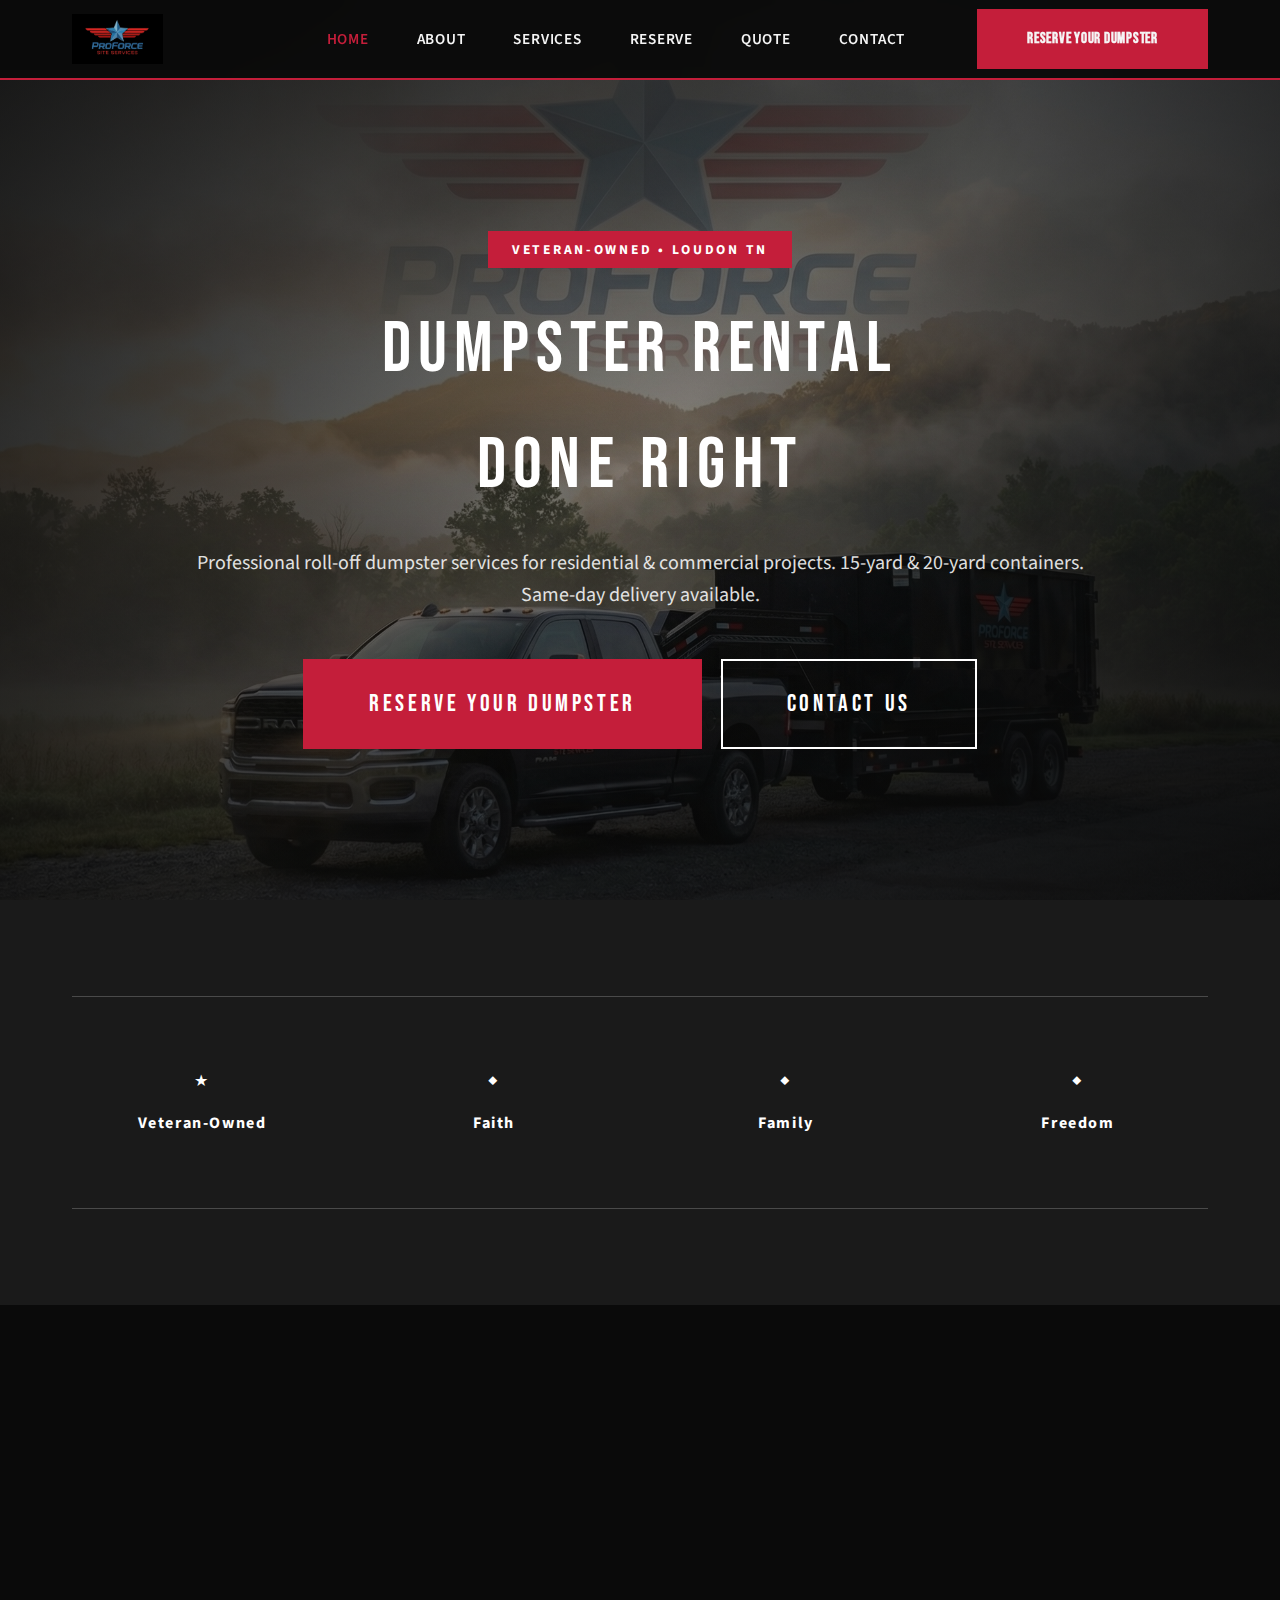
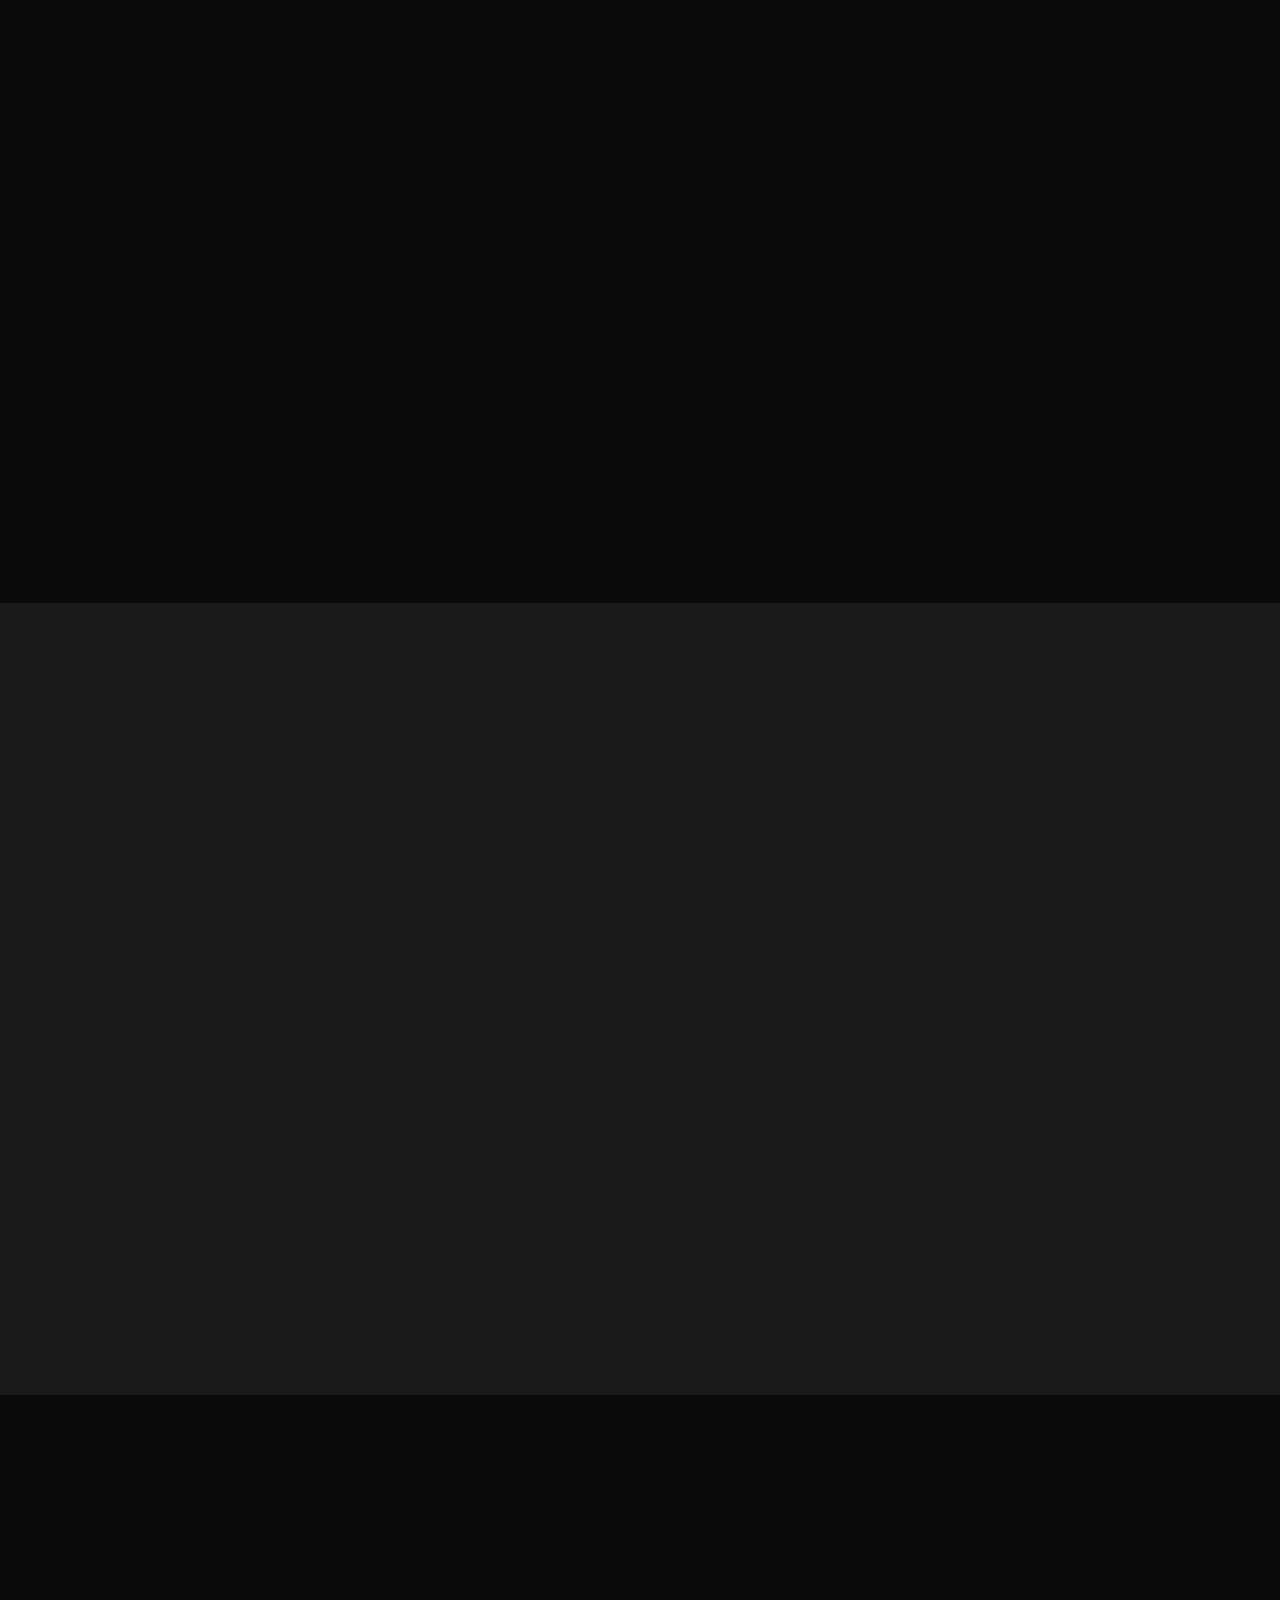
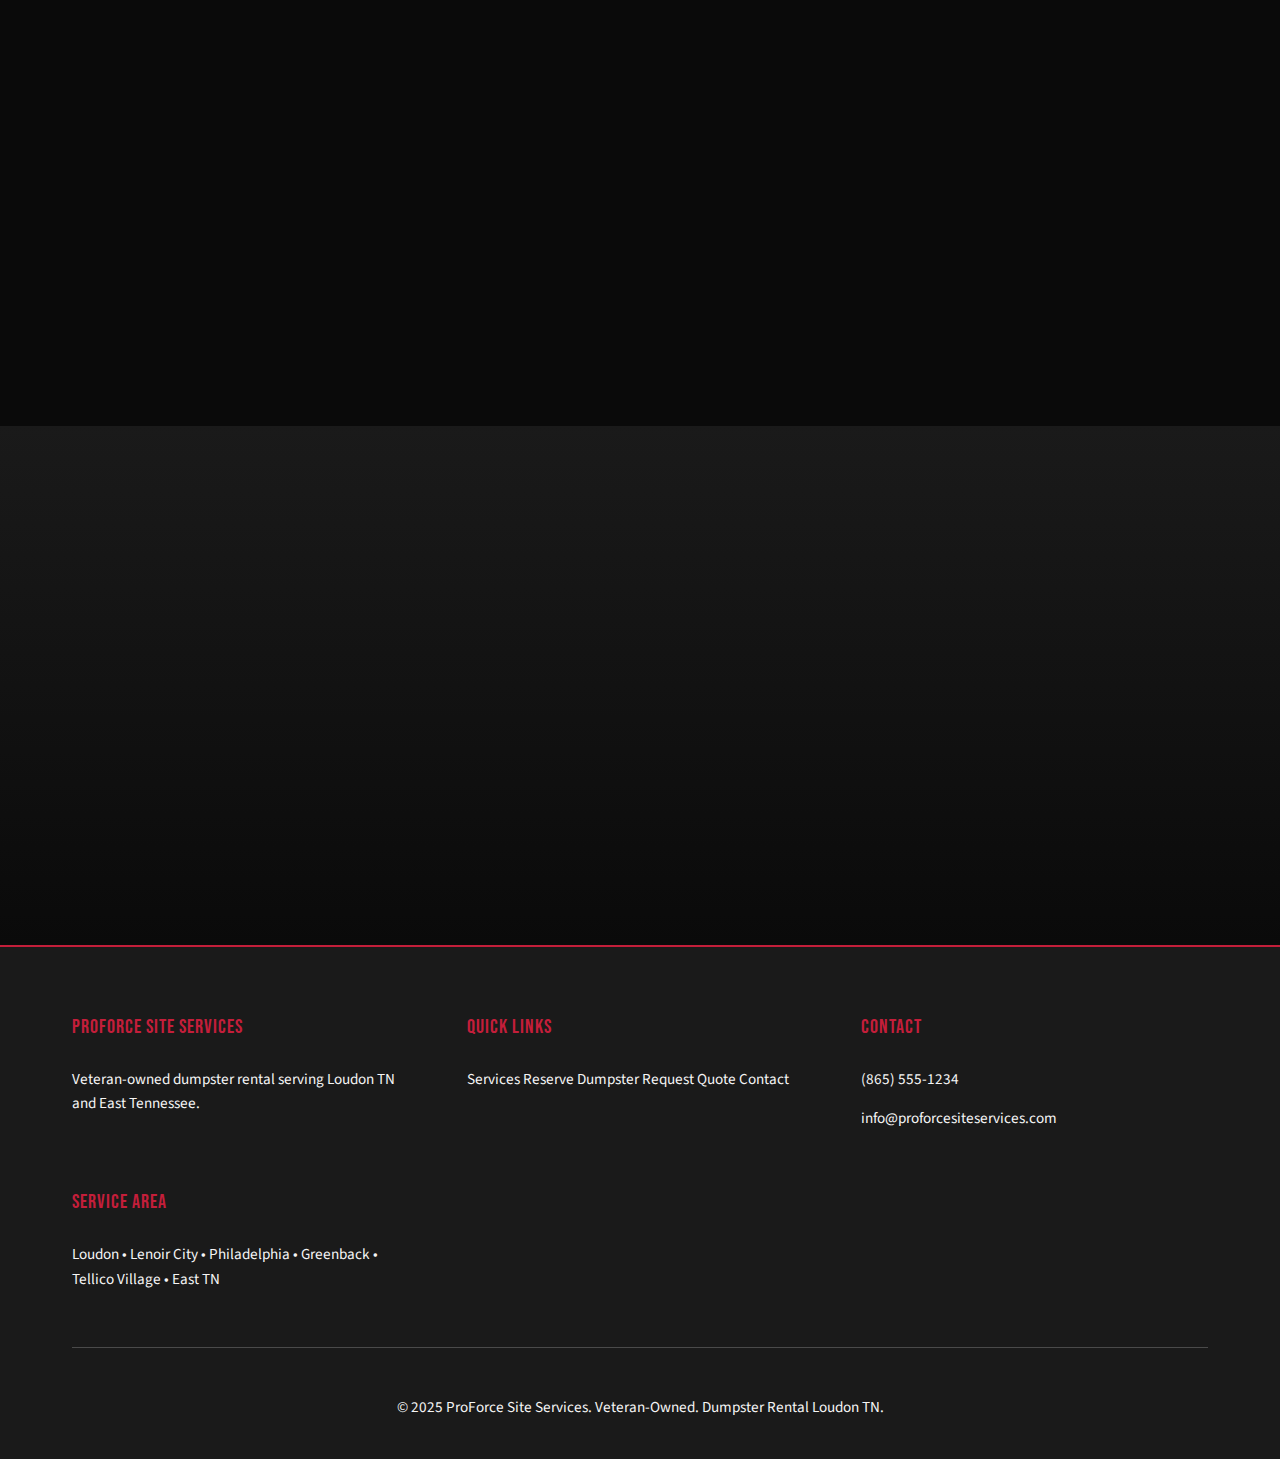
<file: index.html>
<!DOCTYPE html>
<html lang="en">
<head>
  <meta charset="UTF-8">
  <meta name="viewport" content="width=device-width, initial-scale=1.0">
  <meta name="description" content="ProForce Site Services - Veteran-owned dumpster rental in Loudon TN. 15 & 20-yard dumpsters. Residential & commercial. Reserve your dumpster today.">
  <meta name="keywords" content="Dumpster Rental Loudon TN, roll off dumpster Loudon, dumpster rental near me, veteran owned dumpster rental">
  <title>ProForce Site Services | Dumpster Rental Loudon TN | Veteran-Owned</title>
  <link rel="stylesheet" href="css/main.css">
</head>
<body>
  <!-- Sticky Header -->
  <header class="header">
    <div class="header-inner">
      <a href="index.html" class="logo"><img src="image/IMG_4617.jpeg" alt="ProForce Site Services"></a>
      <nav class="nav-desktop">
        <a href="index.html" class="active">Home</a>
        <a href="about.html">About</a>
        <a href="services.html">Services</a>
        <a href="booking.html">Reserve</a>
        <a href="quote.html">Quote</a>
        <a href="contact.html">Contact</a>
        <a href="booking.html" class="btn btn-primary nav-cta">Reserve Your Dumpster</a>
      </nav>
    </div>
  </header>

  <!-- Hero - Parallax -->
  <section class="hero">
    <div class="hero-bg"></div>
    <div class="hero-overlay"></div>
    <div class="hero-content">
      <span class="hero-badge">VETERAN-OWNED • LOUDON TN</span>
      <h1>Dumpster Rental<br>Done Right</h1>
      <p class="hero-subtitle">Professional roll-off dumpster services for residential & commercial projects. 15-yard & 20-yard containers. Same-day delivery available.</p>
      <div class="hero-cta">
        <a href="booking.html" class="btn btn-primary btn-large">Reserve Your Dumpster</a>
        <a href="contact.html" class="btn btn-secondary btn-large">Contact Us</a>
      </div>
    </div>
  </section>

  <!-- Trust Badges -->
  <section class="section section-dark">
    <div class="container">
      <div class="trust-badges">
        <div class="trust-badge">
          <span class="trust-badge-icon">★</span>
          <span>Veteran-Owned</span>
        </div>
        <div class="trust-badge">
          <span class="trust-badge-icon">◆</span>
          <span>Faith</span>
        </div>
        <div class="trust-badge">
          <span class="trust-badge-icon">◆</span>
          <span>Family</span>
        </div>
        <div class="trust-badge">
          <span class="trust-badge-icon">◆</span>
          <span>Freedom</span>
        </div>
      </div>
    </div>
  </section>

  <!-- Dumpster Sizes -->
  <section class="section section-black">
    <div class="container">
      <h2 class="text-center animate-on-scroll">Choose Your Dumpster Size</h2>
      <p class="text-center mb-0 animate-on-scroll" style="max-width: 600px; margin: 0 auto var(--space-2xl); color: var(--color-gray);">Our most popular sizes for construction debris, cleanouts, and remodeling projects in Loudon and surrounding areas.</p>
      <div class="dumpster-grid">
        <div class="dumpster-card animate-on-scroll">
          <div class="dumpster-size">15-YARD</div>
          <div class="dumpster-dims">16' L × 8' W × 4' H</div>
          <p>Ideal for small to medium projects: bathroom remodels, garage cleanouts, landscaping debris.</p>
          <div class="dumpster-price">From $349 <span>/ rental</span></div>
          <a href="services.html#15-yard" class="btn btn-primary">View Details</a>
        </div>
        <div class="dumpster-card animate-on-scroll">
          <div class="dumpster-size">20-YARD</div>
          <div class="dumpster-dims">14' L × 8' W × 6' H</div>
          <p>Best for larger projects: whole-house cleanouts, major renovations, commercial jobs.</p>
          <div class="dumpster-price">From $449 <span>/ rental</span></div>
          <a href="services.html#20-yard" class="btn btn-primary">View Details</a>
        </div>
      </div>
    </div>
  </section>

  <!-- Service Area Map -->
  <section class="section section-dark">
    <div class="container">
      <h2 class="text-center animate-on-scroll">Serving Loudon TN & Surrounding Areas</h2>
      <p class="text-center animate-on-scroll" style="margin-bottom: var(--space-xl); color: var(--color-gray);">Proudly serving East Tennessee with reliable dumpster rental and material delivery.</p>
      <div class="map-container animate-on-scroll">
        <iframe src="https://www.google.com/maps/embed?pb=!1m18!1m12!1m3!1d206721.5!2d-84.4!3d35.73!2m3!1f0!2f0!3f0!3m2!1i1024!2i768!4f13.1!3m3!1m2!1s0x885c2b5e39b4683b%3A0xb0a1f8e8f8e8f8e8!2sLoudon%2C%20TN%2C%20USA!5e0!3m2!1sen!2sus!4v1706000000000!5m2!1sen!2sus" width="100%" height="400" style="border:0; min-height: 400px;" allowfullscreen="" loading="lazy" referrerpolicy="no-referrer-when-downgrade" title="ProForce Site Services - Loudon TN"></iframe>
      </div>
    </div>
  </section>

  <!-- Testimonials -->
  <section class="section section-black">
    <div class="container">
      <h2 class="text-center animate-on-scroll">What Our Customers Say</h2>
      <div class="testimonials-grid">
        <div class="testimonial-card animate-on-scroll">
          <p class="testimonial-quote">"ProForce delivered our 20-yard dumpster on time and picked it up when we were done. Professional, courteous, and fair pricing. Highly recommend for anyone in Loudon."</p>
          <span class="testimonial-author">— Mike T., Lenoir City</span>
        </div>
        <div class="testimonial-card animate-on-scroll">
          <p class="testimonial-quote">"As a contractor, I need reliable dumpster rental. ProForce never disappoints. Veteran-owned and you can tell—they run a tight operation."</p>
          <span class="testimonial-author">— James R., Philadelphia TN</span>
        </div>
        <div class="testimonial-card animate-on-scroll">
          <p class="testimonial-quote">"Did a full house cleanout. The 20-yard was perfect. Easy to book, clear communication, and the team was respectful of our property. Will use again."</p>
          <span class="testimonial-author">— Sarah L., Tellico Village</span>
        </div>
      </div>
    </div>
  </section>

  <!-- CTA Section -->
  <section class="section section-alt">
    <div class="container text-center">
      <h2 class="animate-on-scroll">Ready to Get Started?</h2>
      <p class="animate-on-scroll" style="font-size: 1.2rem; margin-bottom: var(--space-xl); max-width: 600px; margin-left: auto; margin-right: auto;">Reserve your dumpster today. Same-day delivery available for Loudon TN and surrounding areas.</p>
      <div class="animate-on-scroll">
        <a href="booking.html" class="btn btn-primary btn-large">Reserve Your Dumpster</a>
        <a href="tel:8655551234" class="btn btn-secondary btn-large">Call (865) 555-1234</a>
      </div>
    </div>
  </section>

  <!-- Footer -->
  <footer class="footer">
    <div class="container">
      <div class="footer-grid">
        <div>
          <h4>ProForce Site Services</h4>
          <p>Veteran-owned dumpster rental serving Loudon TN and East Tennessee.</p>
        </div>
        <div>
          <h4>Quick Links</h4>
          <a href="services.html">Services</a>
          <a href="booking.html">Reserve Dumpster</a>
          <a href="quote.html">Request Quote</a>
          <a href="contact.html">Contact</a>
        </div>
        <div>
          <h4>Contact</h4>
          <p><a href="tel:8655551234">(865) 555-1234</a></p>
          <p><a href="mailto:info@proforcesiteservices.com">info@proforcesiteservices.com</a></p>
        </div>
        <div>
          <h4>Service Area</h4>
          <p>Loudon • Lenoir City • Philadelphia • Greenback • Tellico Village • East TN</p>
        </div>
      </div>
      <div class="footer-bottom">
        <p>© 2025 ProForce Site Services. Veteran-Owned. Dumpster Rental Loudon TN.</p>
      </div>
    </div>
  </footer>

  <script src="js/main.js"></script>
</body>
</html>
</file>
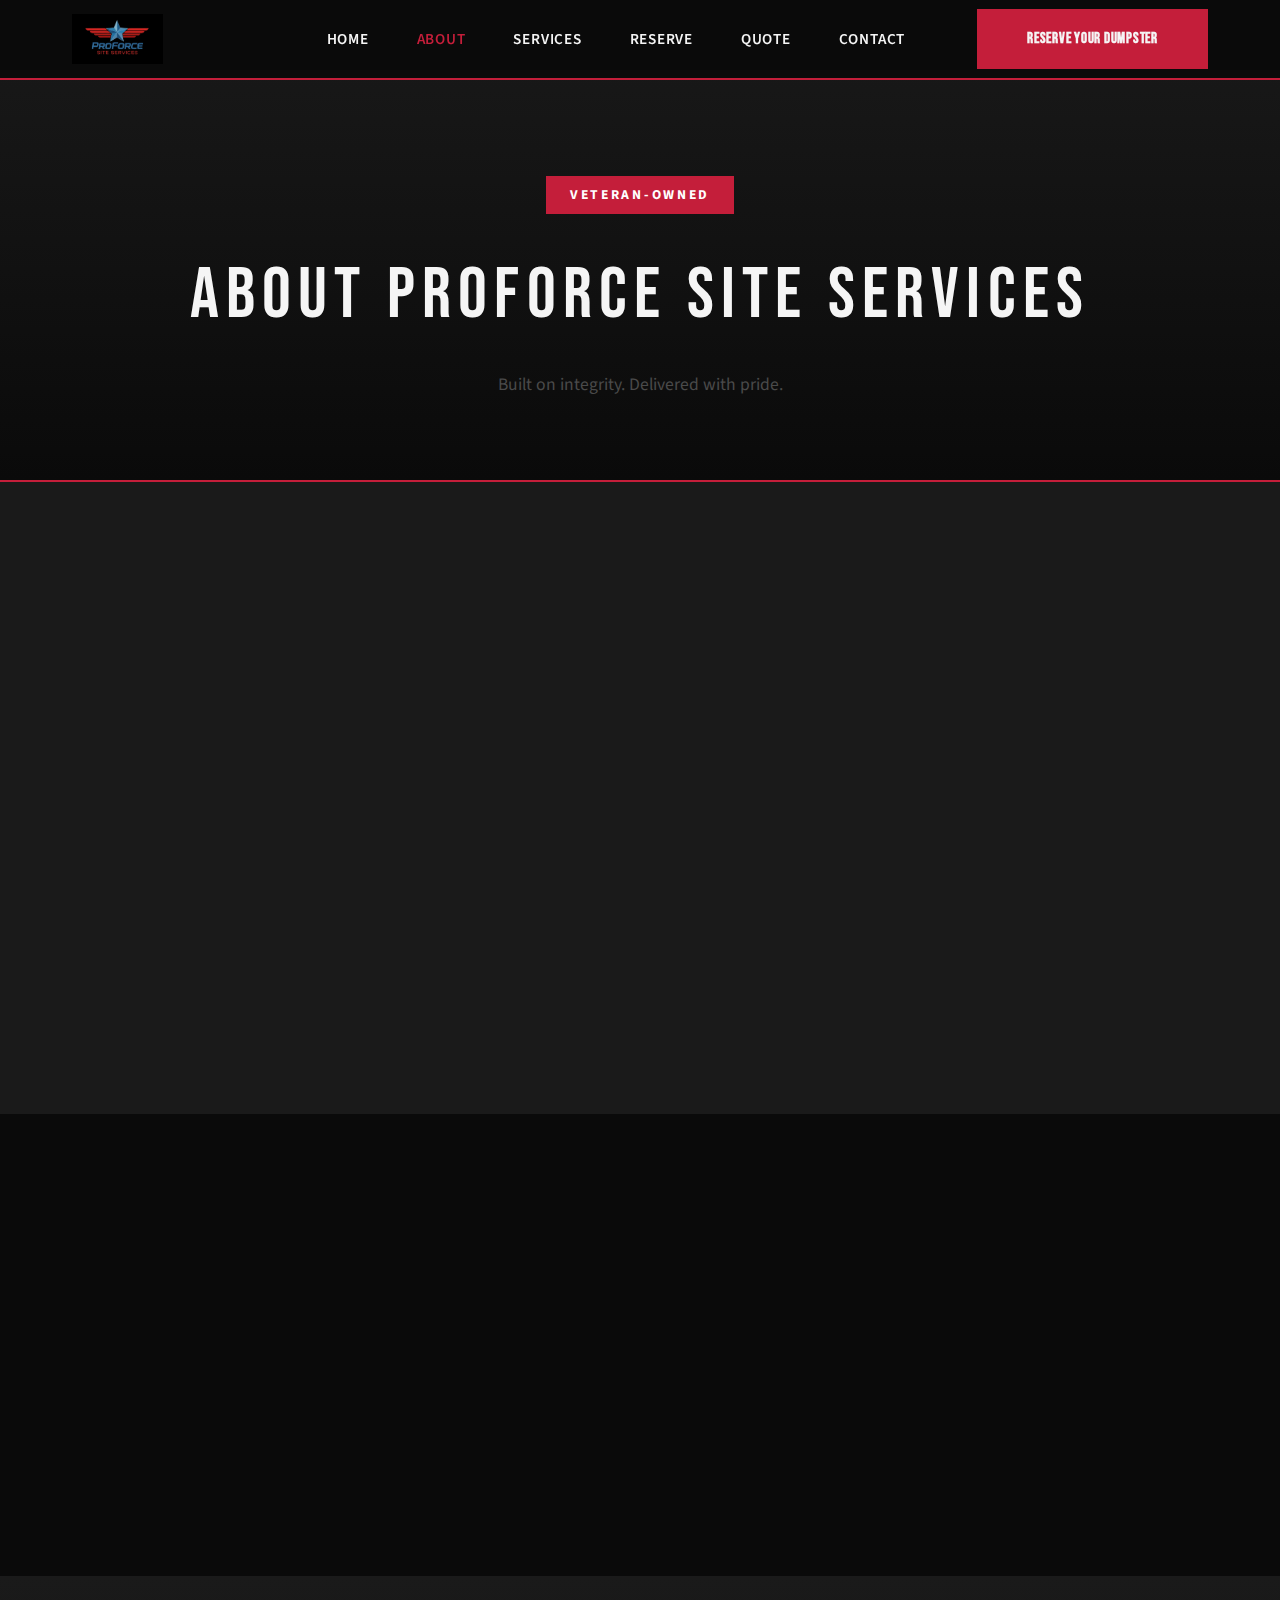
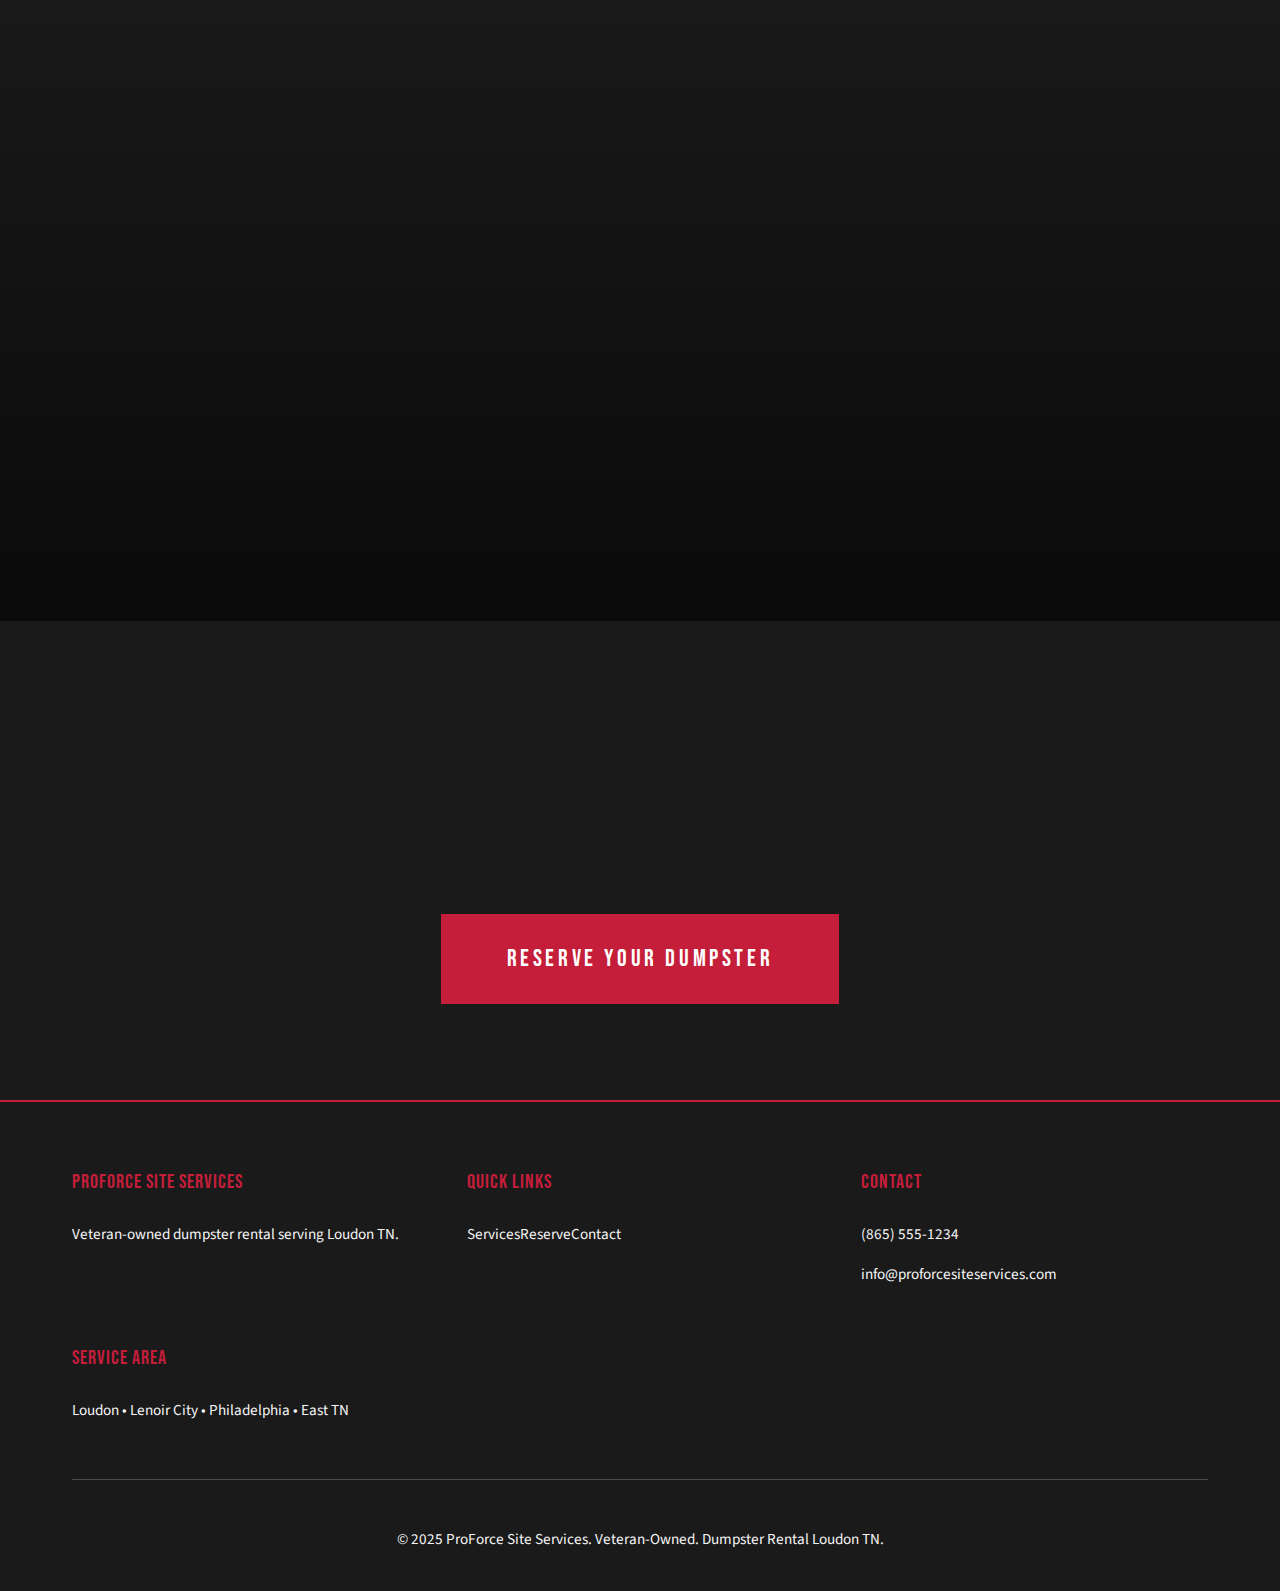
<file: about.html>
<!DOCTYPE html>
<html lang="en">
<head>
  <meta charset="UTF-8">
  <meta name="viewport" content="width=device-width, initial-scale=1.0">
  <meta name="description" content="Meet the founder of ProForce Site Services - 20-year USAF veteran. Dumpster rental Loudon TN with values of Faith, Family, Freedom.">
  <meta name="keywords" content="Dumpster Rental Loudon TN, veteran owned, USAF veteran">
  <title>About Us | ProForce Site Services | Veteran-Owned Dumpster Rental Loudon TN</title>
  <link rel="stylesheet" href="css/main.css">
</head>
<body>
  <header class="header">
    <div class="header-inner">
      <a href="index.html" class="logo"><img src="image/IMG_4617.jpeg" alt="ProForce Site Services"></a>
      <nav class="nav-desktop">
        <a href="index.html">Home</a>
        <a href="about.html" class="active">About</a>
        <a href="services.html">Services</a>
        <a href="booking.html">Reserve</a>
        <a href="quote.html">Quote</a>
        <a href="contact.html">Contact</a>
        <a href="booking.html" class="btn btn-primary nav-cta">Reserve Your Dumpster</a>
      </nav>
    </div>
  </header>

  <section class="page-hero">
    <div class="container">
      <span class="hero-badge">VETERAN-OWNED</span>
      <h1>About ProForce Site Services</h1>
      <p>Built on integrity. Delivered with pride.</p>
    </div>
  </section>

  <!-- Founder Bio -->
  <section class="section section-dark">
    <div class="container">
      <div class="about-grid">
        <div class="animate-on-scroll">
          <div style="background: var(--color-charcoal-light); border: 2px solid var(--color-red); aspect-ratio: 1; max-width: 350px; display: flex; align-items: center; justify-content: center; font-size: 4rem;">★</div>
          <p class="text-center mt-xl" style="font-weight: 700; color: var(--color-red);">20-Year USAF Veteran</p>
        </div>
        <div class="animate-on-scroll">
          <h2>Our Founder</h2>
          <p style="font-size: 1.1rem; line-height: 1.8;">After 20 years of service in the United States Air Force, our founder transitioned to civilian life with a mission: to build a business rooted in the same values that defined his military career—discipline, reliability, and a commitment to excellence.</p>
          <p>ProForce Site Services was born from a desire to serve the Loudon TN community with the same dedication and precision. Every dumpster delivery, every customer interaction, every job—we approach it with the same standards we held in uniform.</p>
          <p><strong>Veteran-owned isn't just a badge. It's a promise.</strong></p>
        </div>
      </div>
    </div>
  </section>

  <!-- Mission Statement -->
  <section class="section section-black">
    <div class="container text-center">
      <h2 class="animate-on-scroll">Our Mission</h2>
      <blockquote class="animate-on-scroll" style="font-size: 1.5rem; max-width: 800px; margin: 0 auto var(--space-xl); border-left: 4px solid var(--color-red); padding-left: var(--space-xl); text-align: left;">
        "To provide the highest quality dumpster rental and site services to Loudon TN and East Tennessee—delivered with the integrity, professionalism, and reliability that only comes from military training and veteran pride."
      </blockquote>
    </div>
  </section>

  <!-- Values - Military Inspired -->
  <section class="section section-alt">
    <div class="container">
      <h2 class="text-center animate-on-scroll">Faith. Family. Freedom.</h2>
      <div class="dumpster-grid" style="margin-top: var(--space-xl);">
        <div class="card animate-on-scroll">
          <div class="card-title">Faith</div>
          <p>We operate with honesty and transparency. Our word is our bond—no hidden fees, no surprises. Trust is earned, and we work every day to keep yours.</p>
        </div>
        <div class="card animate-on-scroll">
          <div class="card-title">Family</div>
          <p>We treat every customer like family. From small residential cleanouts to large commercial projects, you'll receive the same respect and attention.</p>
        </div>
        <div class="card animate-on-scroll">
          <div class="card-title">Freedom</div>
          <p>We're proud to serve a free nation. Supporting veteran-owned businesses means supporting those who defended our way of life. Thank you for choosing ProForce.</p>
        </div>
      </div>
    </div>
  </section>

  <!-- CTA -->
  <section class="section section-dark">
    <div class="container text-center">
      <h2 class="animate-on-scroll">Ready to Work With Us?</h2>
      <p class="animate-on-scroll" style="margin-bottom: var(--space-xl);">Reserve your dumpster today. Veteran-owned, Loudon TN proud.</p>
      <a href="booking.html" class="btn btn-primary btn-large">Reserve Your Dumpster</a>
    </div>
  </section>

  <footer class="footer">
    <div class="container">
      <div class="footer-grid">
        <div><h4>ProForce Site Services</h4><p>Veteran-owned dumpster rental serving Loudon TN.</p></div>
        <div><h4>Quick Links</h4><a href="services.html">Services</a><a href="booking.html">Reserve</a><a href="contact.html">Contact</a></div>
        <div><h4>Contact</h4><p><a href="tel:8655551234">(865) 555-1234</a></p><p><a href="mailto:info@proforcesiteservices.com">info@proforcesiteservices.com</a></p></div>
        <div><h4>Service Area</h4><p>Loudon • Lenoir City • Philadelphia • East TN</p></div>
      </div>
      <div class="footer-bottom"><p>© 2025 ProForce Site Services. Veteran-Owned. Dumpster Rental Loudon TN.</p></div>
    </div>
  </footer>

  <script src="js/main.js"></script>
</body>
</html>
</file>
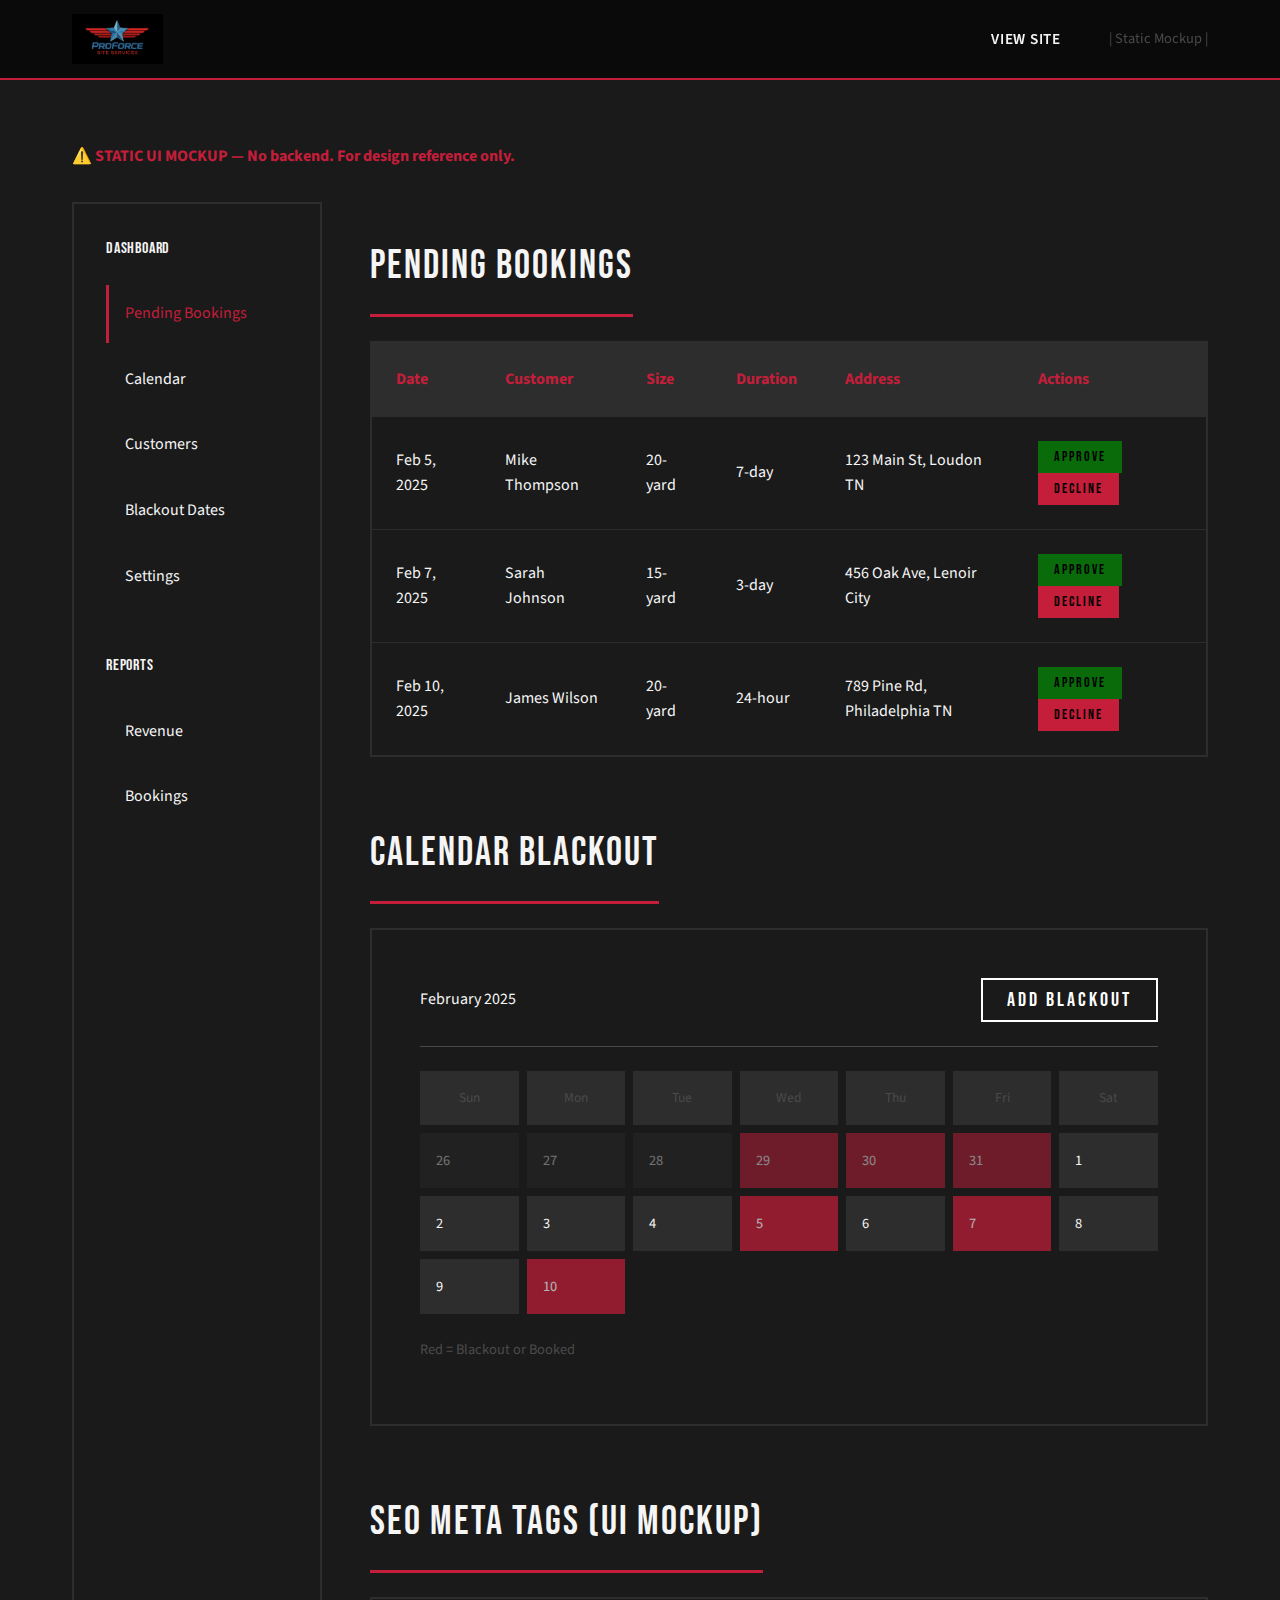
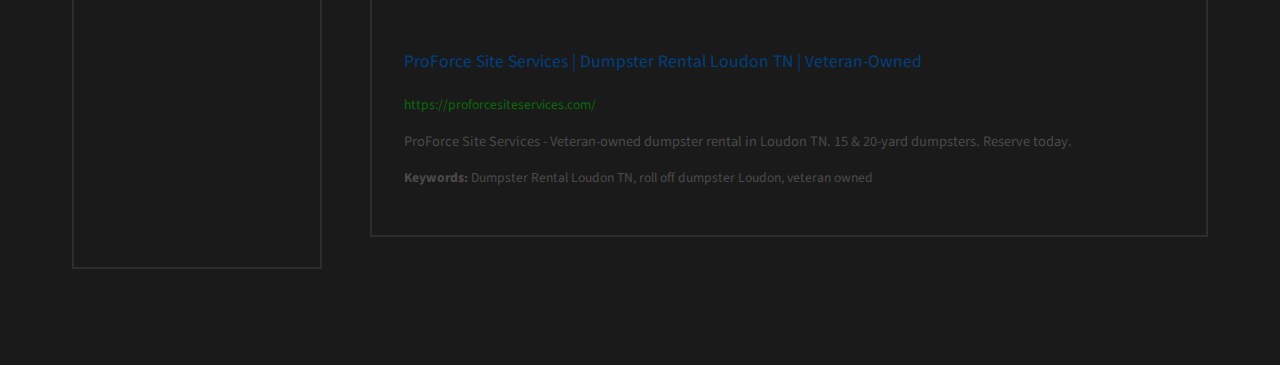
<file: admin.html>
<!DOCTYPE html>
<html lang="en">
<head>
  <meta charset="UTF-8">
  <meta name="viewport" content="width=device-width, initial-scale=1.0">
  <meta name="robots" content="noindex, nofollow">
  <title>Admin Dashboard | ProForce Site Services (Mock)</title>
  <link rel="stylesheet" href="css/main.css">
</head>
<body>
  <header class="header">
    <div class="header-inner">
      <a href="index.html" class="logo"><img src="image/IMG_4617.jpeg" alt="ProForce Site Services"></a>
      <nav class="nav-desktop">
        <a href="index.html">View Site</a>
        <span style="color: var(--color-gray); font-size: 0.9rem;">| Static Mockup |</span>
      </nav>
    </div>
  </header>

  <section class="section section-dark" style="padding-top: calc(var(--header-height) + var(--space-xl));">
    <div class="container">
      <p class="text-red" style="margin-bottom: var(--space-lg); font-weight: 700;">⚠️ STATIC UI MOCKUP — No backend. For design reference only.</p>
      <div class="admin-grid">
        <aside class="admin-sidebar">
          <h4>Dashboard</h4>
          <a href="#" class="active">Pending Bookings</a>
          <a href="#">Calendar</a>
          <a href="#">Customers</a>
          <a href="#">Blackout Dates</a>
          <a href="#">Settings</a>
          <h4 style="margin-top: var(--space-xl);">Reports</h4>
          <a href="#">Revenue</a>
          <a href="#">Bookings</a>
        </aside>
        <main class="admin-content">
          <h2>Pending Bookings</h2>
          <table class="admin-table">
            <thead>
              <tr>
                <th>Date</th>
                <th>Customer</th>
                <th>Size</th>
                <th>Duration</th>
                <th>Address</th>
                <th>Actions</th>
              </tr>
            </thead>
            <tbody>
              <tr>
                <td>Feb 5, 2025</td>
                <td>Mike Thompson</td>
                <td>20-yard</td>
                <td>7-day</td>
                <td>123 Main St, Loudon TN</td>
                <td>
                  <button class="btn admin-btn-sm btn-approve">Approve</button>
                  <button class="btn admin-btn-sm btn-decline">Decline</button>
                </td>
              </tr>
              <tr>
                <td>Feb 7, 2025</td>
                <td>Sarah Johnson</td>
                <td>15-yard</td>
                <td>3-day</td>
                <td>456 Oak Ave, Lenoir City</td>
                <td>
                  <button class="btn admin-btn-sm btn-approve">Approve</button>
                  <button class="btn admin-btn-sm btn-decline">Decline</button>
                </td>
              </tr>
              <tr>
                <td>Feb 10, 2025</td>
                <td>James Wilson</td>
                <td>20-yard</td>
                <td>24-hour</td>
                <td>789 Pine Rd, Philadelphia TN</td>
                <td>
                  <button class="btn admin-btn-sm btn-approve">Approve</button>
                  <button class="btn admin-btn-sm btn-decline">Decline</button>
                </td>
              </tr>
            </tbody>
          </table>

          <h2 style="margin-top: var(--space-2xl);">Calendar Blackout</h2>
          <div class="calendar-mock">
            <div class="calendar-header">
              <span>February 2025</span>
              <button class="btn btn-secondary" style="padding: var(--space-xs) var(--space-md);">Add Blackout</button>
            </div>
            <div style="display: grid; grid-template-columns: repeat(7, 1fr); gap: var(--space-xs); margin-top: var(--space-md);">
              <div style="padding: var(--space-sm); background: var(--color-charcoal-light); text-align: center; font-size: 0.85rem; color: var(--color-gray);">Sun</div>
              <div style="padding: var(--space-sm); background: var(--color-charcoal-light); text-align: center; font-size: 0.85rem; color: var(--color-gray);">Mon</div>
              <div style="padding: var(--space-sm); background: var(--color-charcoal-light); text-align: center; font-size: 0.85rem; color: var(--color-gray);">Tue</div>
              <div style="padding: var(--space-sm); background: var(--color-charcoal-light); text-align: center; font-size: 0.85rem; color: var(--color-gray);">Wed</div>
              <div style="padding: var(--space-sm); background: var(--color-charcoal-light); text-align: center; font-size: 0.85rem; color: var(--color-gray);">Thu</div>
              <div style="padding: var(--space-sm); background: var(--color-charcoal-light); text-align: center; font-size: 0.85rem; color: var(--color-gray);">Fri</div>
              <div style="padding: var(--space-sm); background: var(--color-charcoal-light); text-align: center; font-size: 0.85rem; color: var(--color-gray);">Sat</div>
              <div class="calendar-day disabled">26</div>
              <div class="calendar-day disabled">27</div>
              <div class="calendar-day disabled">28</div>
              <div class="calendar-day disabled" style="background: var(--color-red); opacity: 0.5;">29</div>
              <div class="calendar-day disabled" style="background: var(--color-red); opacity: 0.5;">30</div>
              <div class="calendar-day disabled" style="background: var(--color-red); opacity: 0.5;">31</div>
              <div class="calendar-day">1</div>
              <div class="calendar-day">2</div>
              <div class="calendar-day">3</div>
              <div class="calendar-day">4</div>
              <div class="calendar-day" style="background: var(--color-red); opacity: 0.7;">5</div>
              <div class="calendar-day">6</div>
              <div class="calendar-day" style="background: var(--color-red); opacity: 0.7;">7</div>
              <div class="calendar-day">8</div>
              <div class="calendar-day">9</div>
              <div class="calendar-day" style="background: var(--color-red); opacity: 0.7;">10</div>
            </div>
            <p style="margin-top: var(--space-md); font-size: 0.9rem; color: var(--color-gray);">Red = Blackout or Booked</p>
          </div>

          <h2 style="margin-top: var(--space-2xl);">SEO Meta Tags (UI Mockup)</h2>
          <div class="seo-mockup">
            <p class="title">ProForce Site Services | Dumpster Rental Loudon TN | Veteran-Owned</p>
            <p class="url">https://proforcesiteservices.com/</p>
            <p>ProForce Site Services - Veteran-owned dumpster rental in Loudon TN. 15 & 20-yard dumpsters. Reserve today.</p>
            <p style="font-size: 0.85rem;"><strong>Keywords:</strong> Dumpster Rental Loudon TN, roll off dumpster Loudon, veteran owned</p>
          </div>
        </main>
      </div>
    </div>
  </section>

  <script src="js/main.js"></script>
</body>
</html>
</file>
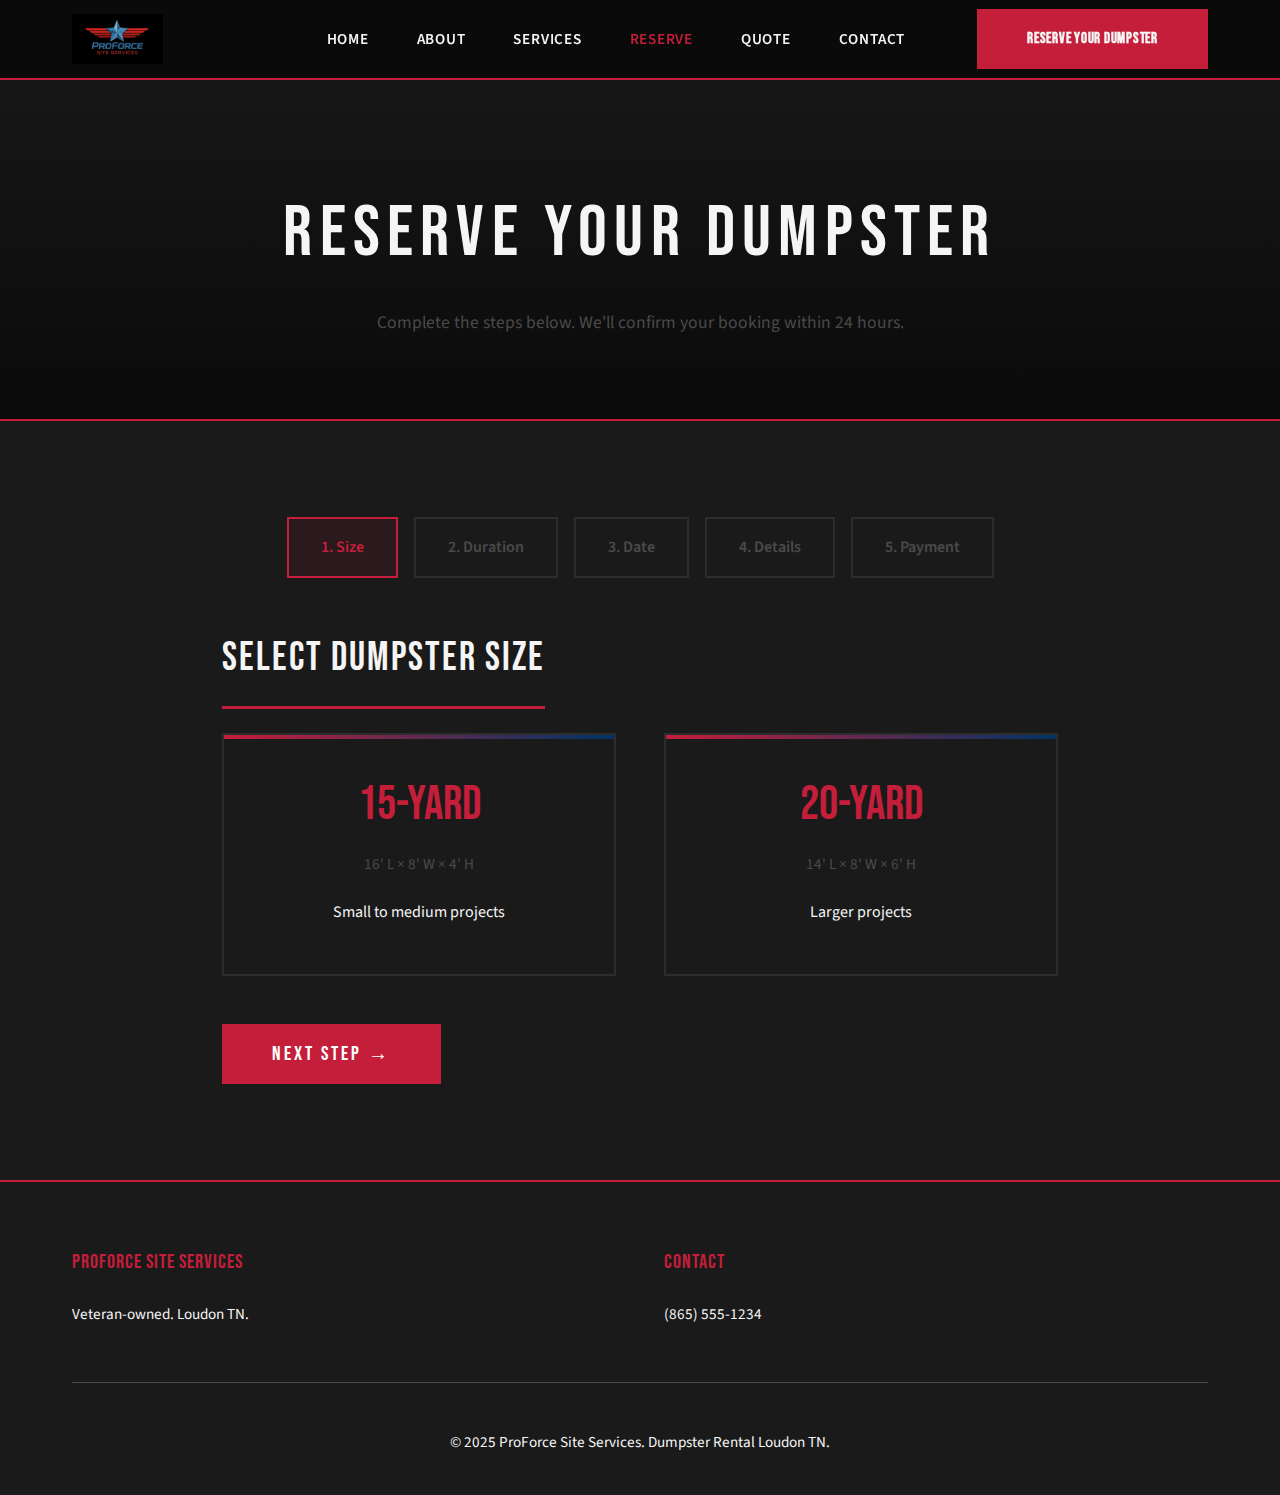
<file: booking.html>
<!DOCTYPE html>
<html lang="en">
<head>
  <meta charset="UTF-8">
  <meta name="viewport" content="width=device-width, initial-scale=1.0">
  <meta name="description" content="Reserve your dumpster - ProForce Site Services. 15 & 20-yard dumpsters. Dumpster rental Loudon TN.">
  <meta name="keywords" content="Dumpster Rental Loudon TN, reserve dumpster, book dumpster">
  <title>Reserve Your Dumpster | ProForce Site Services | Loudon TN</title>
  <link rel="stylesheet" href="css/main.css">
</head>
<body>
  <header class="header">
    <div class="header-inner">
      <a href="index.html" class="logo"><img src="image/IMG_4617.jpeg" alt="ProForce Site Services"></a>
      <nav class="nav-desktop">
        <a href="index.html">Home</a>
        <a href="about.html">About</a>
        <a href="services.html">Services</a>
        <a href="booking.html" class="active">Reserve</a>
        <a href="quote.html">Quote</a>
        <a href="contact.html">Contact</a>
        <a href="booking.html" class="btn btn-primary nav-cta">Reserve Your Dumpster</a>
      </nav>
    </div>
  </header>

  <section class="page-hero">
    <div class="container">
      <h1>Reserve Your Dumpster</h1>
      <p>Complete the steps below. We'll confirm your booking within 24 hours.</p>
    </div>
  </section>

  <section class="section section-dark">
    <div class="container" style="max-width: 900px;">
      <!-- Booking Steps -->
      <div class="booking-steps">
        <span class="booking-step active" data-step="1">1. Size</span>
        <span class="booking-step" data-step="2">2. Duration</span>
        <span class="booking-step" data-step="3">3. Date</span>
        <span class="booking-step" data-step="4">4. Details</span>
        <span class="booking-step" data-step="5">5. Payment</span>
      </div>

      <!-- Step 1: Select Size -->
      <div id="booking-step-1" class="booking-section">
        <h2>Select Dumpster Size</h2>
        <div class="dumpster-grid dumpster-select-grid" style="grid-template-columns: repeat(2, 1fr);">
          <div class="dumpster-card duration-card selectable-card" data-size="15" style="cursor: pointer;">
            <div class="dumpster-size">15-YARD</div>
            <div class="dumpster-dims">16' L × 8' W × 4' H</div>
            <p>Small to medium projects</p>
          </div>
          <div class="dumpster-card duration-card selectable-card" data-size="20" style="cursor: pointer;">
            <div class="dumpster-size">20-YARD</div>
            <div class="dumpster-dims">14' L × 8' W × 6' H</div>
            <p>Larger projects</p>
          </div>
        </div>
      </div>

      <!-- Step 2: Duration -->
      <div id="booking-step-2" class="booking-section" style="display: none;">
        <h2>Select Rental Duration</h2>
        <div class="duration-grid">
          <div class="duration-card">
            <div class="card-title">24-Hour</div>
            <div class="price">From $299</div>
            <p>Same-day pickup available</p>
          </div>
          <div class="duration-card">
            <div class="card-title">3-Day</div>
            <div class="price">From $349</div>
            <p>Most popular</p>
          </div>
          <div class="duration-card">
            <div class="card-title">7-Day</div>
            <div class="price">From $399</div>
            <p>Best value</p>
          </div>
        </div>
      </div>

      <!-- Step 3: Calendar -->
      <div id="booking-step-3" class="booking-section" style="display: none;">
        <h2>Select Delivery Date</h2>
        <div class="calendar-mock">
          <div class="calendar-header">
            <button class="btn btn-secondary" style="padding: var(--space-xs) var(--space-md);">← Prev</button>
            <strong>February 2025</strong>
            <button class="btn btn-secondary" style="padding: var(--space-xs) var(--space-md);">Next →</button>
          </div>
          <div class="calendar-grid">
            <div style="grid-column: span 7; font-weight: 700; color: var(--color-gray); font-size: 0.85rem;">SUN MON TUE WED THU FRI SAT</div>
            <div class="calendar-day disabled">26</div>
            <div class="calendar-day disabled">27</div>
            <div class="calendar-day disabled">28</div>
            <div class="calendar-day disabled">29</div>
            <div class="calendar-day disabled">30</div>
            <div class="calendar-day disabled">31</div>
            <div class="calendar-day">1</div>
            <div class="calendar-day">2</div>
            <div class="calendar-day">3</div>
            <div class="calendar-day">4</div>
            <div class="calendar-day">5</div>
            <div class="calendar-day">6</div>
            <div class="calendar-day">7</div>
            <div class="calendar-day">8</div>
            <div class="calendar-day">9</div>
            <div class="calendar-day">10</div>
            <div class="calendar-day">11</div>
            <div class="calendar-day">12</div>
            <div class="calendar-day">13</div>
            <div class="calendar-day">14</div>
            <div class="calendar-day">15</div>
            <div class="calendar-day">16</div>
            <div class="calendar-day">17</div>
            <div class="calendar-day">18</div>
            <div class="calendar-day">19</div>
            <div class="calendar-day">20</div>
            <div class="calendar-day">21</div>
            <div class="calendar-day">22</div>
            <div class="calendar-day">23</div>
            <div class="calendar-day">24</div>
            <div class="calendar-day">25</div>
            <div class="calendar-day">26</div>
            <div class="calendar-day">27</div>
            <div class="calendar-day">28</div>
          </div>
        </div>
      </div>

      <!-- Step 4: Customer Form -->
      <div id="booking-step-4" class="booking-section" style="display: none;">
        <h2>Customer Information</h2>
        <form>
          <div class="form-row">
            <div class="form-group">
              <label class="form-label">First Name</label>
              <input type="text" class="form-input" placeholder="John" required>
            </div>
            <div class="form-group">
              <label class="form-label">Last Name</label>
              <input type="text" class="form-input" placeholder="Smith" required>
            </div>
          </div>
          <div class="form-row">
            <div class="form-group">
              <label class="form-label">Phone</label>
              <input type="tel" class="form-input" placeholder="(865) 555-1234" required>
            </div>
            <div class="form-group">
              <label class="form-label">Email</label>
              <input type="email" class="form-input" placeholder="john@example.com" required>
            </div>
          </div>
          <div class="form-group">
            <label class="form-label">Delivery Address</label>
            <input type="text" class="form-input" placeholder="123 Main St, Loudon TN 37774" required>
          </div>
          <div class="form-group">
            <label class="form-label">Project Notes (optional)</label>
            <textarea class="form-textarea" placeholder="Driveway access, gate code, etc."></textarea>
          </div>
        </form>
      </div>

      <!-- Step 5: Payment -->
      <div id="booking-step-5" class="booking-section" style="display: none;">
        <h2>Payment Information</h2>
        <div class="card-input-mock">
          <div class="card-visual">
            <div class="card-chip"></div>
            <div class="card-number-display">•••• •••• •••• 4242</div>
          </div>
          <div class="form-group">
            <label class="form-label">Card Number</label>
            <input type="text" class="form-input" placeholder="4242 4242 4242 4242" maxlength="19">
          </div>
          <div class="form-row">
            <div class="form-group">
              <label class="form-label">Expiry</label>
              <input type="text" class="form-input" placeholder="MM/YY">
            </div>
            <div class="form-group">
              <label class="form-label">CVC</label>
              <input type="text" class="form-input" placeholder="123">
            </div>
          </div>
        </div>

        <div class="pending-banner mt-xl">
          BOOKING REQUEST PENDING APPROVAL
        </div>
        <p class="text-center" style="color: var(--color-gray);">This is a demo. No payment will be processed. We'll contact you to confirm your booking.</p>
      </div>

      <!-- Navigation -->
      <div style="display: flex; justify-content: space-between; margin-top: var(--space-xl); gap: var(--space-md); flex-wrap: wrap;">
        <button class="btn btn-secondary" id="booking-prev" style="display: none;">← Previous</button>
        <button class="btn btn-primary" id="booking-next">Next Step →</button>
      </div>
    </div>
  </section>

  <footer class="footer">
    <div class="container">
      <div class="footer-grid">
        <div><h4>ProForce Site Services</h4><p>Veteran-owned. Loudon TN.</p></div>
        <div><h4>Contact</h4><p><a href="tel:8655551234">(865) 555-1234</a></p></div>
      </div>
      <div class="footer-bottom"><p>© 2025 ProForce Site Services. Dumpster Rental Loudon TN.</p></div>
    </div>
  </footer>

  <script src="js/main.js"></script>
  <script>
    (function() {
      const steps = document.querySelectorAll('.booking-step');
      const sections = document.querySelectorAll('.booking-section');
      const nextBtn = document.getElementById('booking-next');
      const prevBtn = document.getElementById('booking-prev');
      let current = 0;

      function showStep(i) {
        if (i < 0 || i > 4) return;
        current = i;
        steps.forEach((s, j) => {
          s.classList.remove('active', 'completed');
          if (j < i) s.classList.add('completed');
          if (j === i) s.classList.add('active');
        });
        sections.forEach((s, j) => s.style.display = j === i ? 'block' : 'none');
        prevBtn.style.display = i > 0 ? 'inline-block' : 'none';
        nextBtn.textContent = i === 4 ? 'Submit Booking' : 'Next Step →';
      }

      nextBtn?.addEventListener('click', () => {
        if (current < 4) showStep(current + 1);
        else document.querySelector('form')?.dispatchEvent(new Event('submit'));
      });
      prevBtn?.addEventListener('click', () => { if (current > 0) showStep(current - 1); });

      steps.forEach((step, i) => step.addEventListener('click', () => showStep(i)));
      showStep(0); // Ensure step 1 is visible on load

      document.querySelectorAll('.selectable-card').forEach(card => {
        card.addEventListener('click', () => {
          card.closest('.dumpster-select-grid')?.querySelectorAll('.selectable-card').forEach(c => c.classList.remove('selected'));
          card.classList.add('selected');
        });
      });
    })();
  </script>
</body>
</html>
</file>
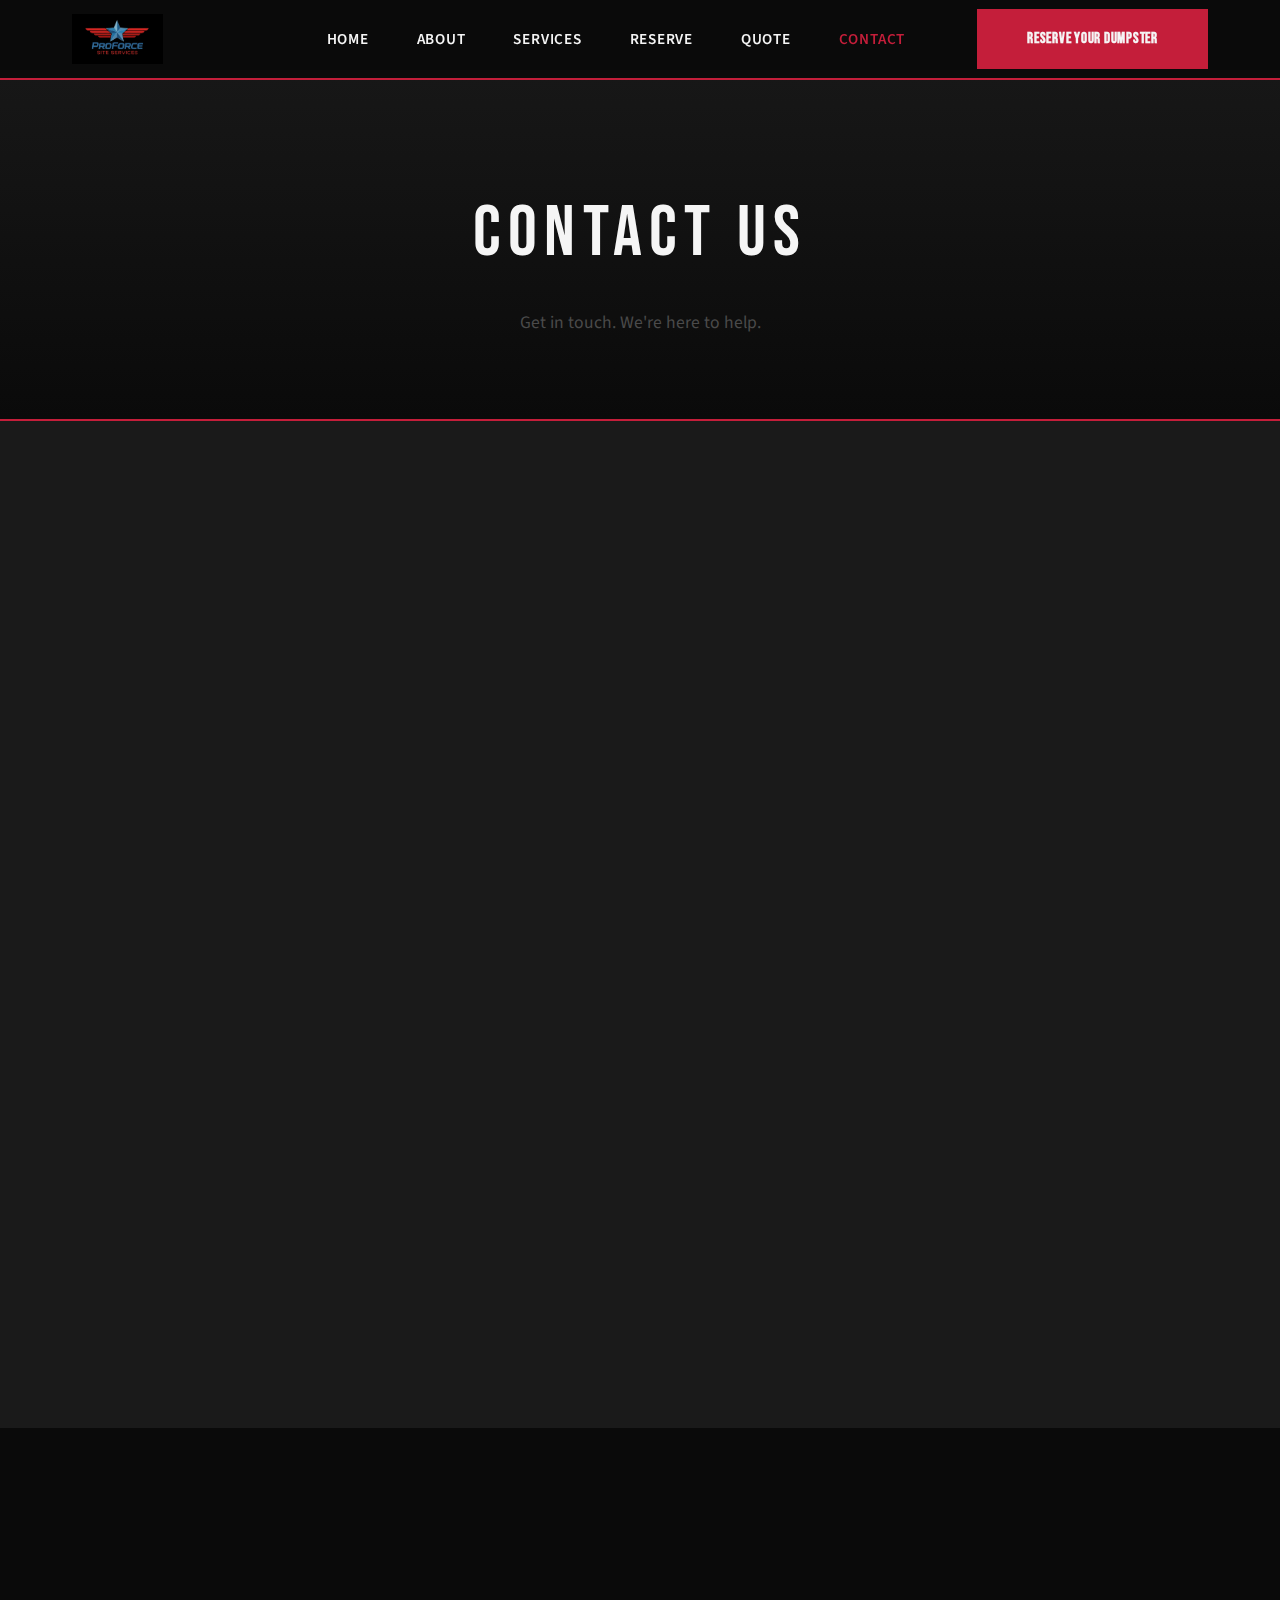
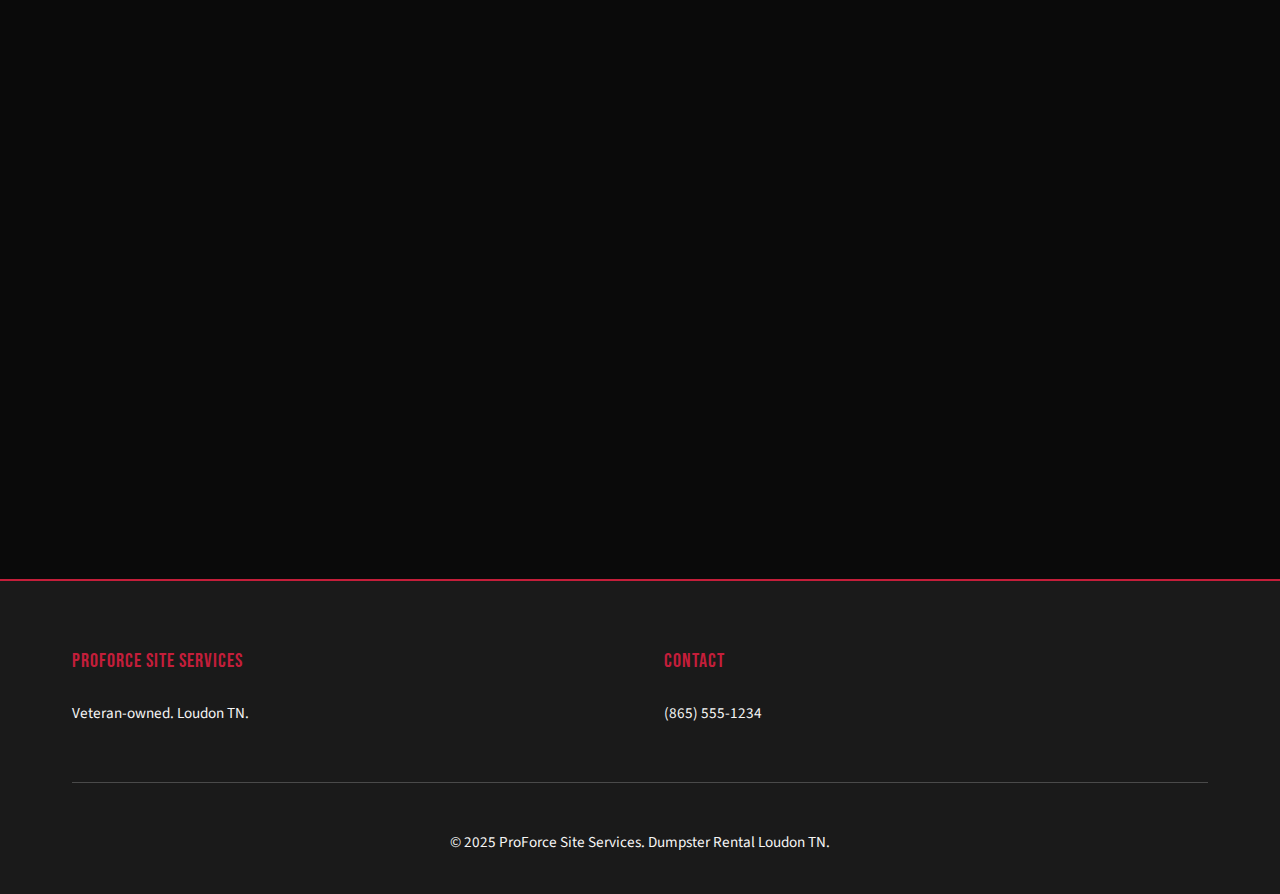
<file: contact.html>
<!DOCTYPE html>
<html lang="en">
<head>
  <meta charset="UTF-8">
  <meta name="viewport" content="width=device-width, initial-scale=1.0">
  <meta name="description" content="Contact ProForce Site Services - Dumpster rental Loudon TN. Call, email, or visit. Veteran-owned.">
  <meta name="keywords" content="Dumpster Rental Loudon TN, contact, phone, email">
  <title>Contact | ProForce Site Services | Dumpster Rental Loudon TN</title>
  <link rel="stylesheet" href="css/main.css">
</head>
<body>
  <header class="header">
    <div class="header-inner">
      <a href="index.html" class="logo"><img src="image/IMG_4617.jpeg" alt="ProForce Site Services"></a>
      <nav class="nav-desktop">
        <a href="index.html">Home</a>
        <a href="about.html">About</a>
        <a href="services.html">Services</a>
        <a href="booking.html">Reserve</a>
        <a href="quote.html">Quote</a>
        <a href="contact.html" class="active">Contact</a>
        <a href="booking.html" class="btn btn-primary nav-cta">Reserve Your Dumpster</a>
      </nav>
    </div>
  </header>

  <section class="page-hero">
    <div class="container">
      <h1>Contact Us</h1>
      <p>Get in touch. We're here to help.</p>
    </div>
  </section>

  <section class="section section-dark">
    <div class="container">
      <div class="contact-grid" style="align-items: start;">
        <div class="animate-on-scroll">
          <h2>Get In Touch</h2>
          <div class="card" style="margin-bottom: var(--space-lg);">
            <p><strong>Phone</strong></p>
            <p><a href="tel:8655551234" style="font-size: 1.25rem;">(865) 555-1234</a></p>
          </div>
          <div class="card" style="margin-bottom: var(--space-lg);">
            <p><strong>Email</strong></p>
            <p><a href="mailto:info@proforcesiteservices.com">info@proforcesiteservices.com</a></p>
          </div>
          <div class="card">
            <p><strong>Service Area</strong></p>
            <p>Loudon • Lenoir City • Philadelphia • Greenback • Tellico Village • East Tennessee</p>
          </div>
        </div>
        <div class="animate-on-scroll">
          <h2>Send a Message</h2>
          <form class="card" style="padding: var(--space-xl);">
            <div class="form-group">
              <label class="form-label">Name *</label>
              <input type="text" class="form-input" placeholder="Your name" required>
            </div>
            <div class="form-group">
              <label class="form-label">Email *</label>
              <input type="email" class="form-input" placeholder="your@email.com" required>
            </div>
            <div class="form-group">
              <label class="form-label">Phone</label>
              <input type="tel" class="form-input" placeholder="(865) 555-1234">
            </div>
            <div class="form-group">
              <label class="form-label">Message *</label>
              <textarea class="form-textarea" placeholder="How can we help?" required></textarea>
            </div>
            <button type="submit" class="btn btn-primary btn-large">Send Message</button>
          </form>
        </div>
      </div>
    </div>
  </section>

  <!-- Map -->
  <section class="section section-black">
    <div class="container">
      <h2 class="text-center animate-on-scroll">Our Service Area</h2>
      <div class="map-container animate-on-scroll mt-xl">
        <iframe src="https://www.google.com/maps/embed?pb=!1m18!1m12!1m3!1d206721.5!2d-84.4!3d35.73!2m3!1f0!2f0!3f0!3m2!1i1024!2i768!4f13.1!3m3!1m2!1s0x885c2b5e39b4683b%3A0xb0a1f8e8f8e8f8e8!2sLoudon%2C%20TN%2C%20USA!5e0!3m2!1sen!2sus!4v1706000000000!5m2!1sen!2sus" width="100%" height="400" style="border:0; min-height: 400px;" allowfullscreen="" loading="lazy" referrerpolicy="no-referrer-when-downgrade" title="ProForce Site Services - Loudon TN"></iframe>
      </div>
    </div>
  </section>

  <footer class="footer">
    <div class="container">
      <div class="footer-grid">
        <div><h4>ProForce Site Services</h4><p>Veteran-owned. Loudon TN.</p></div>
        <div><h4>Contact</h4><p><a href="tel:8655551234">(865) 555-1234</a></p></div>
      </div>
      <div class="footer-bottom"><p>© 2025 ProForce Site Services. Dumpster Rental Loudon TN.</p></div>
    </div>
  </footer>

  <script src="js/main.js"></script>
</body>
</html>
</file>
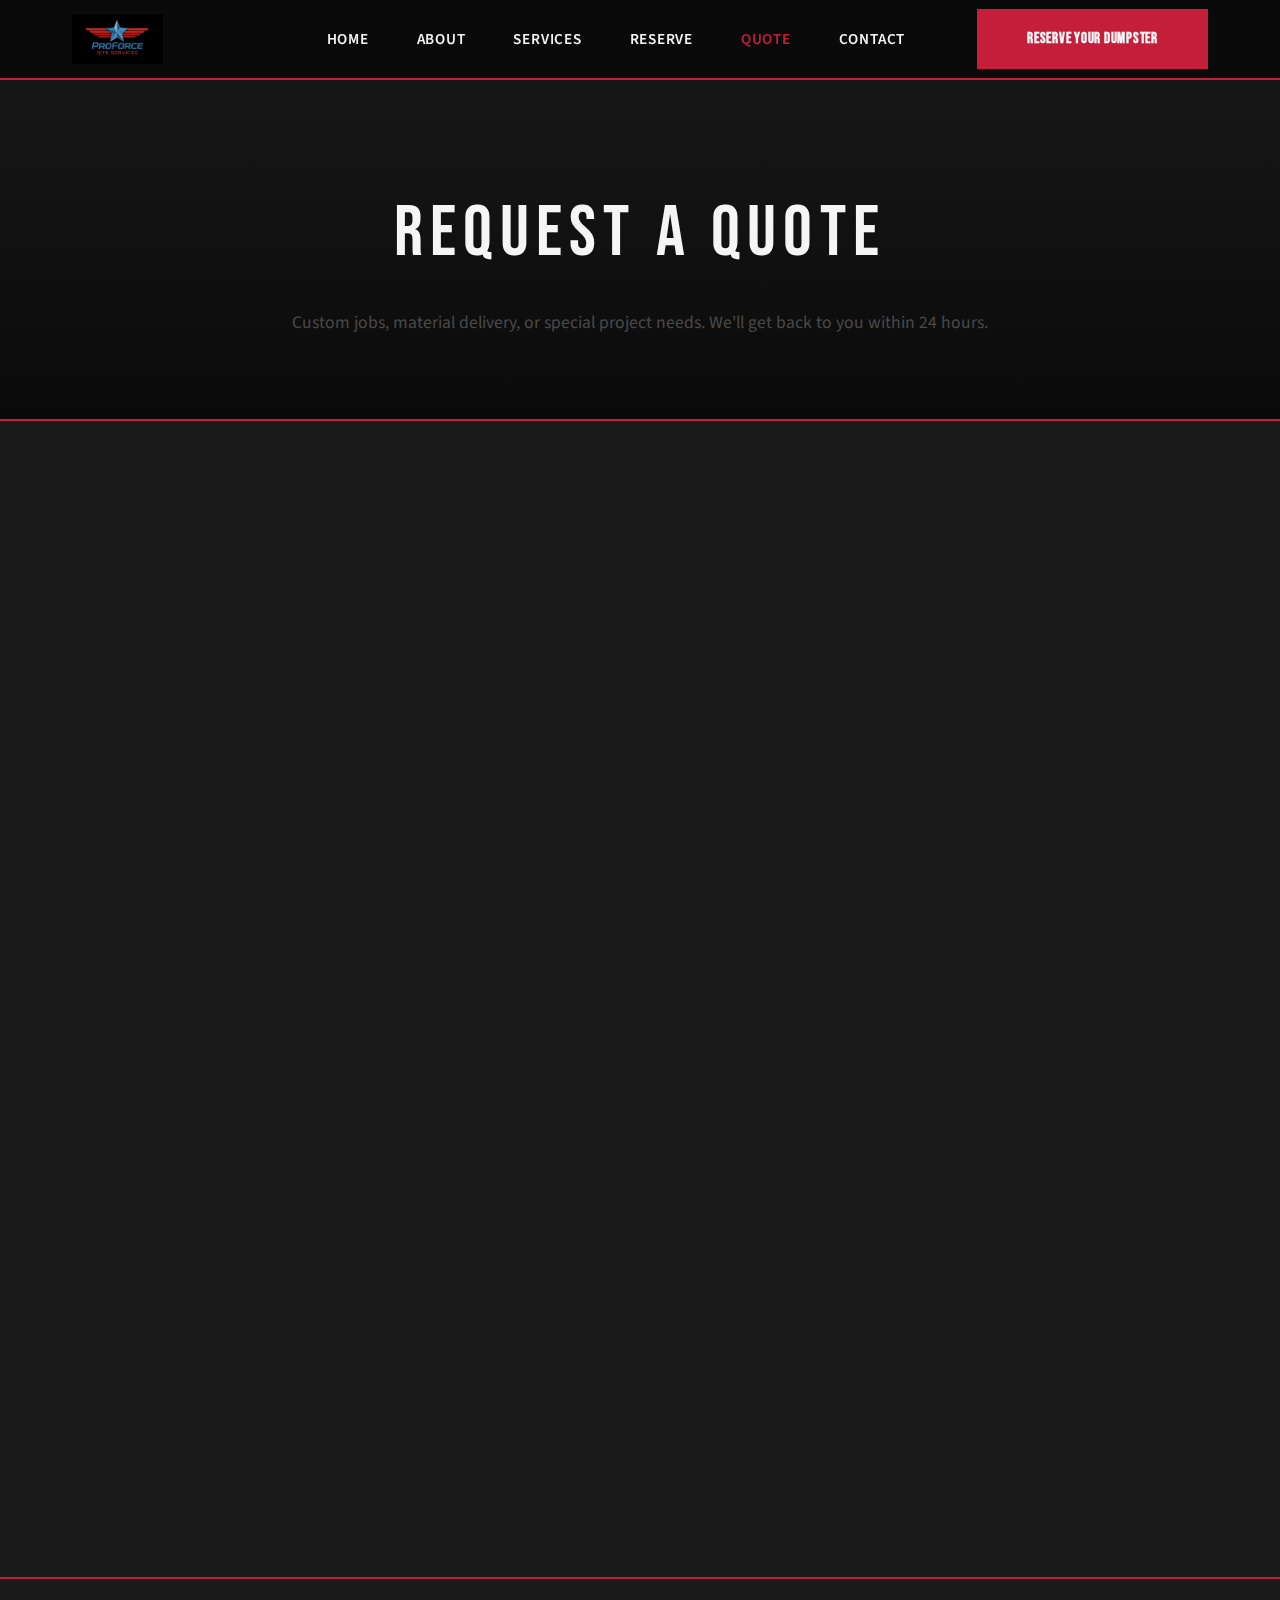
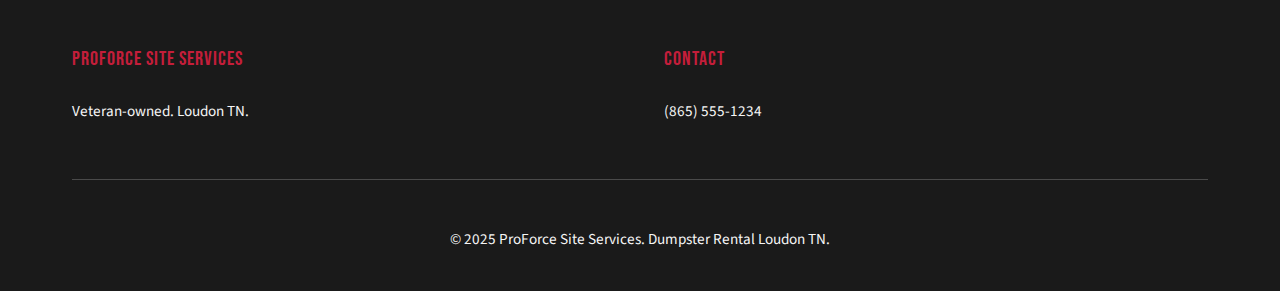
<file: quote.html>
<!DOCTYPE html>
<html lang="en">
<head>
  <meta charset="UTF-8">
  <meta name="viewport" content="width=device-width, initial-scale=1.0">
  <meta name="description" content="Request a custom quote for dumpster rental or material delivery. ProForce Site Services - Loudon TN.">
  <meta name="keywords" content="Dumpster Rental Loudon TN, request quote, material delivery">
  <title>Request a Quote | ProForce Site Services | Loudon TN</title>
  <link rel="stylesheet" href="css/main.css">
</head>
<body>
  <header class="header">
    <div class="header-inner">
      <a href="index.html" class="logo"><img src="image/IMG_4617.jpeg" alt="ProForce Site Services"></a>
      <nav class="nav-desktop">
        <a href="index.html">Home</a>
        <a href="about.html">About</a>
        <a href="services.html">Services</a>
        <a href="booking.html">Reserve</a>
        <a href="quote.html" class="active">Quote</a>
        <a href="contact.html">Contact</a>
        <a href="booking.html" class="btn btn-primary nav-cta">Reserve Your Dumpster</a>
      </nav>
    </div>
  </header>

  <section class="page-hero">
    <div class="container">
      <h1>Request a Quote</h1>
      <p>Custom jobs, material delivery, or special project needs. We'll get back to you within 24 hours.</p>
    </div>
  </section>

  <section class="section section-dark">
    <div class="container" style="max-width: 700px;">
      <div class="card animate-on-scroll" style="padding: var(--space-2xl);">
        <h2>Inquiry Form</h2>
        <form>
          <div class="form-row">
            <div class="form-group">
              <label class="form-label">Name *</label>
              <input type="text" class="form-input" placeholder="Your name" required>
            </div>
            <div class="form-group">
              <label class="form-label">Phone *</label>
              <input type="tel" class="form-input" placeholder="(865) 555-1234" required>
            </div>
          </div>
          <div class="form-group">
            <label class="form-label">Email *</label>
            <input type="email" class="form-input" placeholder="your@email.com" required>
          </div>
          <div class="form-group">
            <label class="form-label">Service Type</label>
            <select class="form-select">
              <option>Dumpster Rental (Custom Duration)</option>
              <option>Material Delivery</option>
              <option>Commercial Project</option>
              <option>Multiple Dumpsters</option>
              <option>Other</option>
            </select>
          </div>
          <div class="form-group">
            <label class="form-label">Project Address</label>
            <input type="text" class="form-input" placeholder="City, TN (Service area: Loudon & East TN)">
          </div>
          <div class="form-group">
            <label class="form-label">Project Details *</label>
            <textarea class="form-textarea" placeholder="Describe your project, timeline, materials, etc." required></textarea>
          </div>
          <button type="submit" class="btn btn-primary btn-large">Submit Quote Request</button>
        </form>
      </div>
    </div>
  </section>

  <footer class="footer">
    <div class="container">
      <div class="footer-grid">
        <div><h4>ProForce Site Services</h4><p>Veteran-owned. Loudon TN.</p></div>
        <div><h4>Contact</h4><p><a href="tel:8655551234">(865) 555-1234</a></p></div>
      </div>
      <div class="footer-bottom"><p>© 2025 ProForce Site Services. Dumpster Rental Loudon TN.</p></div>
    </div>
  </footer>

  <script src="js/main.js"></script>
</body>
</html>
</file>
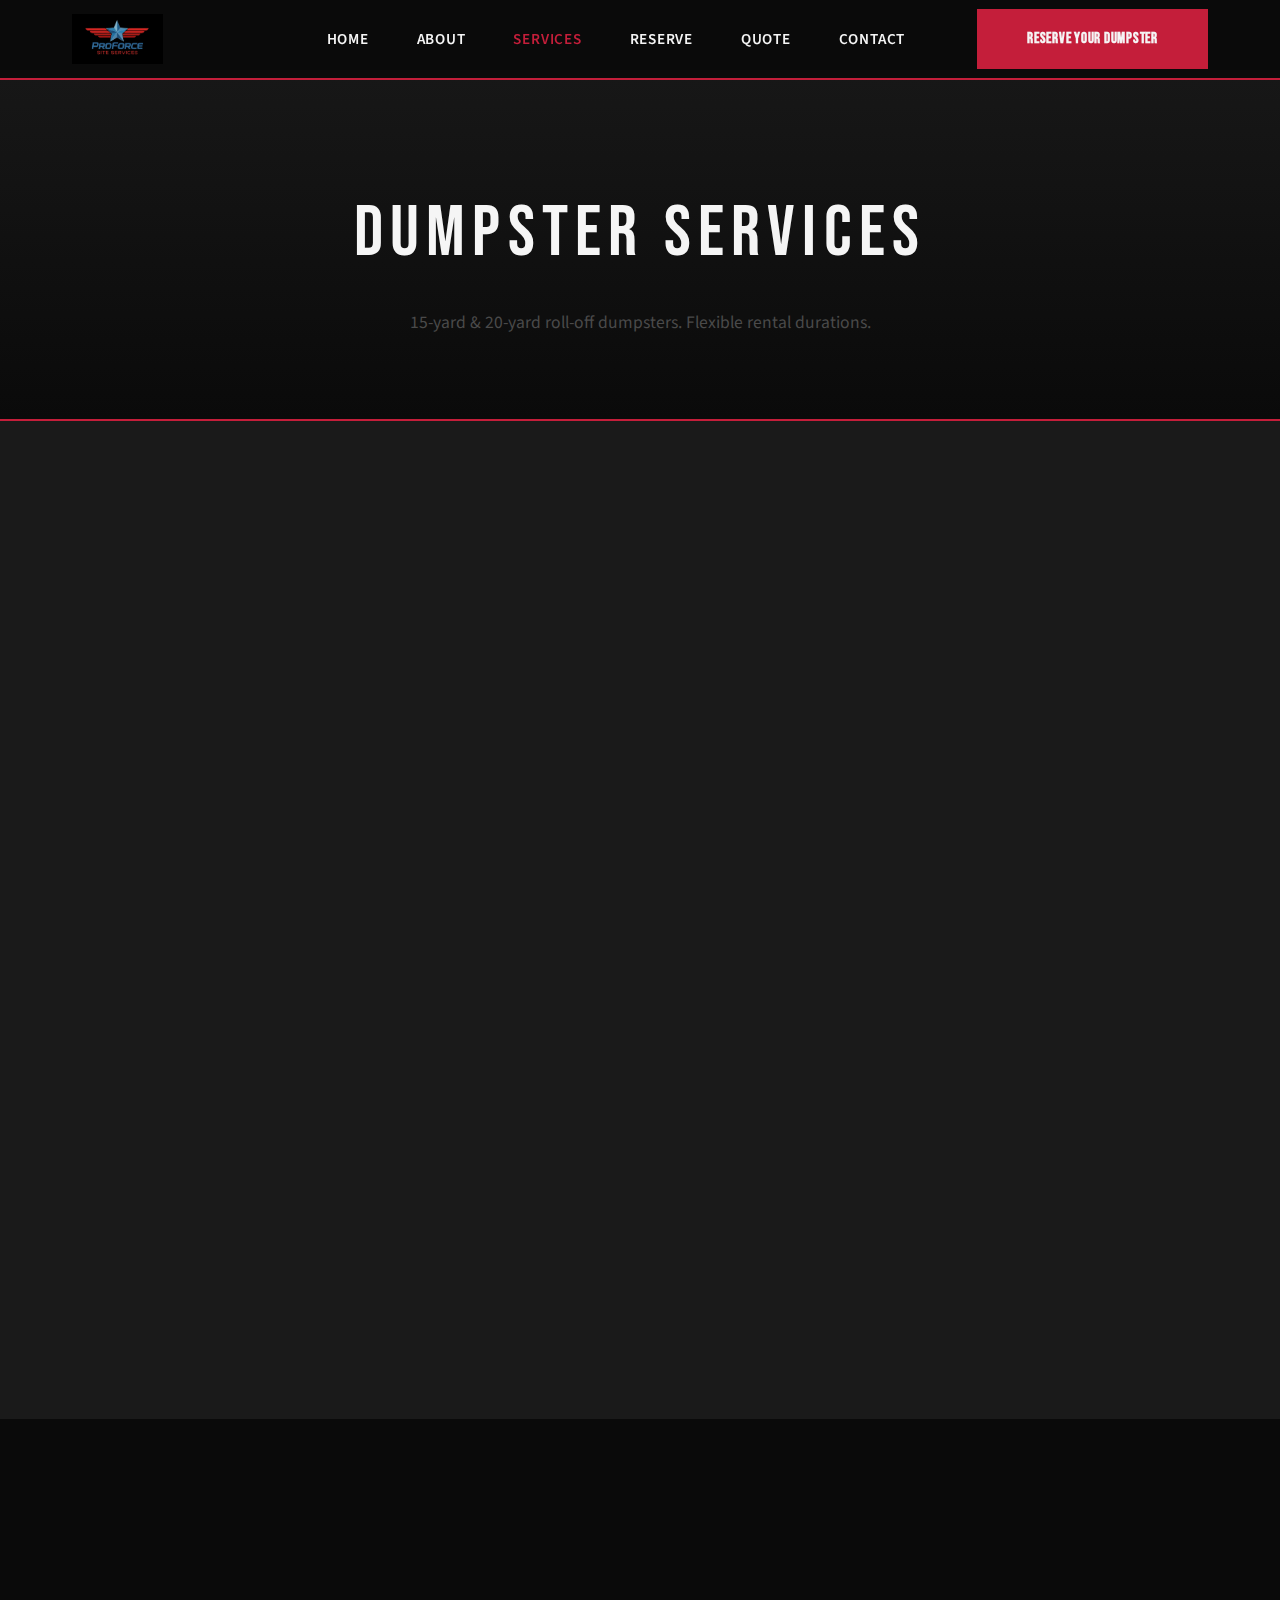
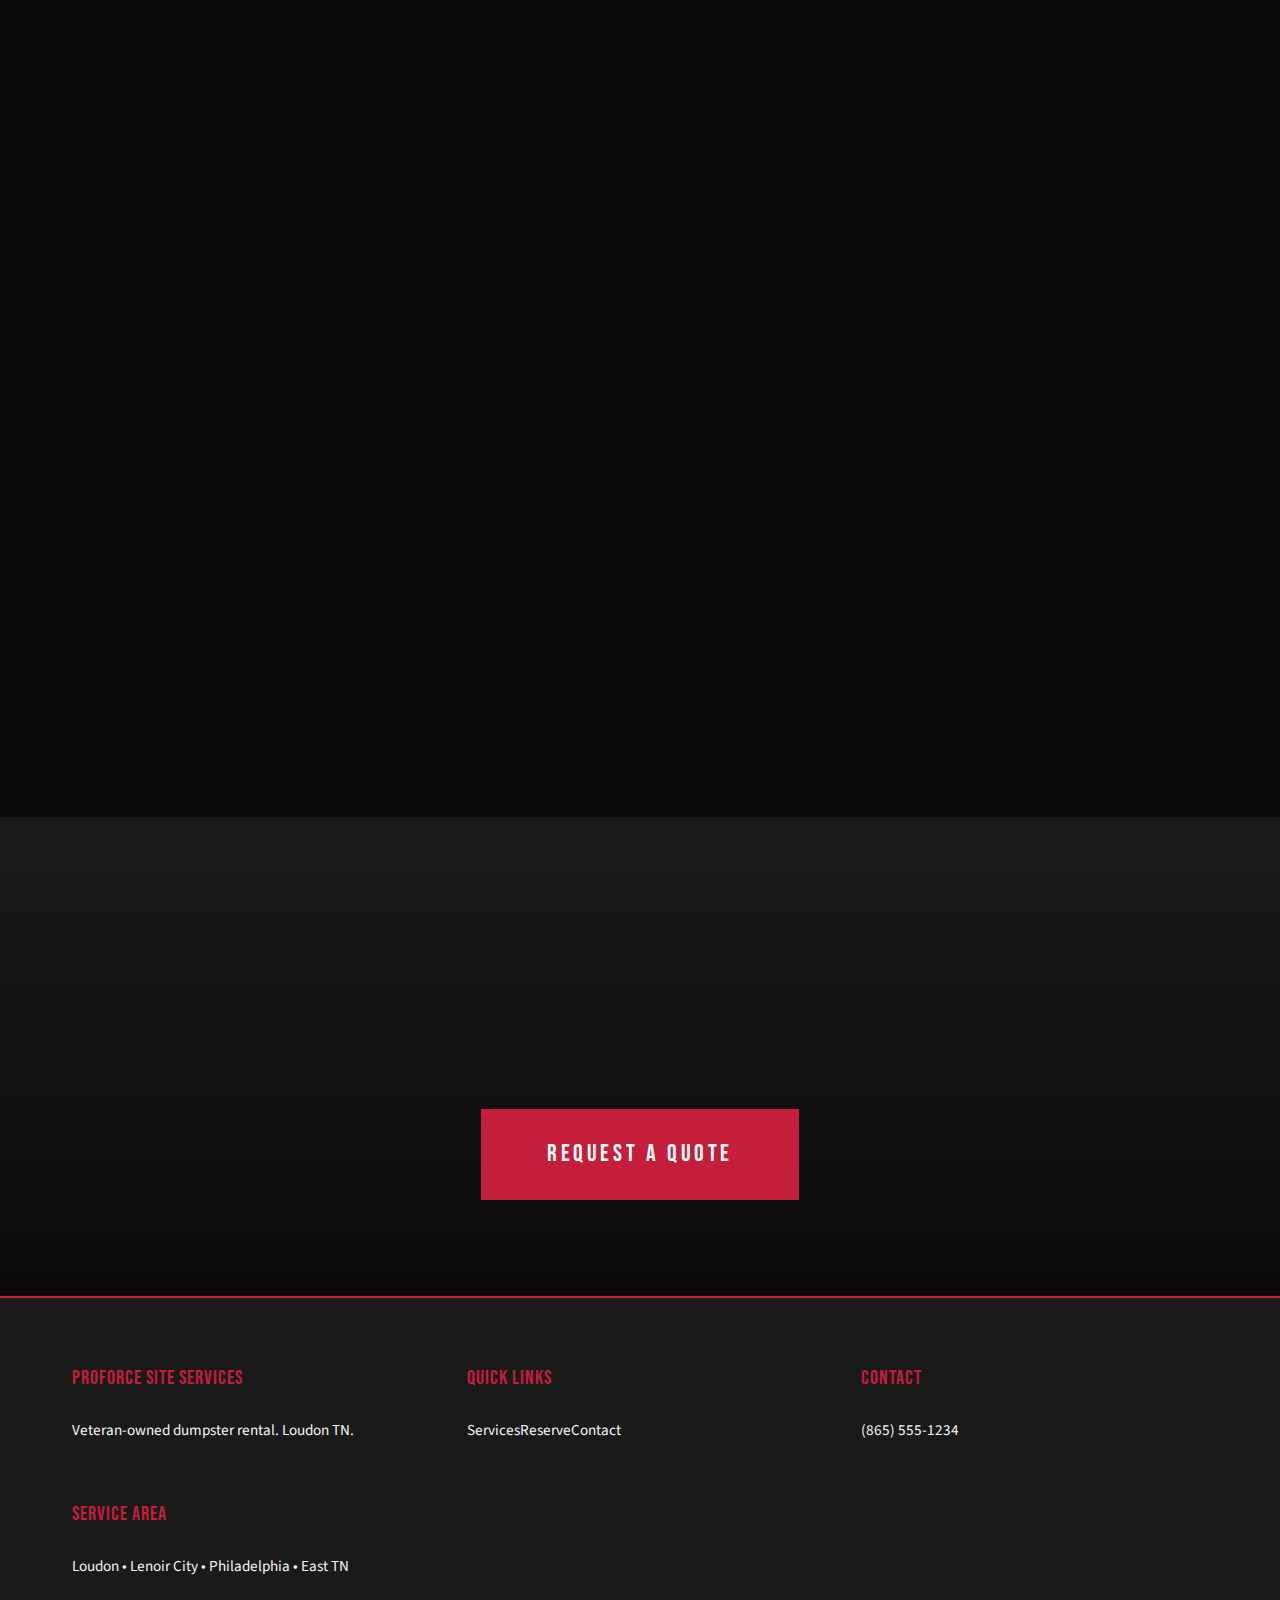
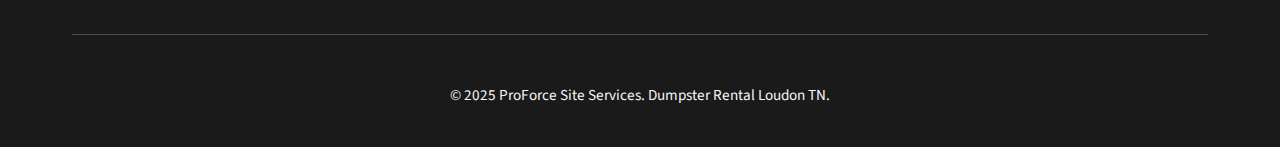
<file: services.html>
<!DOCTYPE html>
<html lang="en">
<head>
  <meta charset="UTF-8">
  <meta name="viewport" content="width=device-width, initial-scale=1.0">
  <meta name="description" content="15-yard & 20-yard dumpster rental services in Loudon TN. 24-hour, 3-day, 7-day rental options. ProForce Site Services - Veteran-owned.">
  <meta name="keywords" content="Dumpster Rental Loudon TN, 15 yard dumpster, 20 yard dumpster, roll off rental">
  <title>Services | ProForce Site Services | Dumpster Rental Loudon TN</title>
  <link rel="stylesheet" href="css/main.css">
</head>
<body>
  <header class="header">
    <div class="header-inner">
      <a href="index.html" class="logo"><img src="image/IMG_4617.jpeg" alt="ProForce Site Services"></a>
      <nav class="nav-desktop">
        <a href="index.html">Home</a>
        <a href="about.html">About</a>
        <a href="services.html" class="active">Services</a>
        <a href="booking.html">Reserve</a>
        <a href="quote.html">Quote</a>
        <a href="contact.html">Contact</a>
        <a href="booking.html" class="btn btn-primary nav-cta">Reserve Your Dumpster</a>
      </nav>
    </div>
  </header>

  <section class="page-hero">
    <div class="container">
      <h1>Dumpster Services</h1>
      <p>15-yard & 20-yard roll-off dumpsters. Flexible rental durations.</p>
    </div>
  </section>

  <!-- 15-Yard Dumpster -->
  <section class="section section-dark" id="15-yard">
    <div class="container">
      <h2 class="animate-on-scroll">15-Yard Dumpster</h2>
      <p class="animate-on-scroll" style="font-size: 1.1rem; margin-bottom: var(--space-xl); color: var(--color-gray);">16' L × 8' W × 4' H — Ideal for small to medium projects</p>
      <div class="dumpster-grid">
        <div class="dumpster-card animate-on-scroll" style="text-align: left;">
          <div class="dumpster-size">24-Hour Rental</div>
          <div class="dumpster-price">$299 <span>+ disposal</span></div>
          <p>Quick projects. Same-day delivery available.</p>
          <a href="booking.html?size=15&dur=24" class="btn btn-primary">Book Now</a>
        </div>
        <div class="dumpster-card animate-on-scroll" style="text-align: left;">
          <div class="dumpster-size">3-Day Rental</div>
          <div class="dumpster-price">$349 <span>+ disposal</span></div>
          <p>Most popular. Weekend projects.</p>
          <a href="booking.html?size=15&dur=3" class="btn btn-primary">Book Now</a>
        </div>
        <div class="dumpster-card animate-on-scroll" style="text-align: left;">
          <div class="dumpster-size">7-Day Rental</div>
          <div class="dumpster-price">$399 <span>+ disposal</span></div>
          <p>Extended projects. Best value.</p>
          <a href="booking.html?size=15&dur=7" class="btn btn-primary">Book Now</a>
        </div>
      </div>
      <p class="animate-on-scroll mt-xl" style="font-size: 0.9rem; color: var(--color-gray);">* Pricing includes delivery and pickup. Tonnage fees may apply. Contact for custom durations.</p>
    </div>
  </section>

  <!-- 20-Yard Dumpster -->
  <section class="section section-black" id="20-yard">
    <div class="container">
      <h2 class="animate-on-scroll">20-Yard Dumpster</h2>
      <p class="animate-on-scroll" style="font-size: 1.1rem; margin-bottom: var(--space-xl); color: var(--color-gray);">14' L × 8' W × 6' H — Best for larger projects</p>
      <div class="dumpster-grid">
        <div class="dumpster-card animate-on-scroll" style="text-align: left;">
          <div class="dumpster-size">24-Hour Rental</div>
          <div class="dumpster-price">$399 <span>+ disposal</span></div>
          <p>Large quick jobs. Commercial or residential.</p>
          <a href="booking.html?size=20&dur=24" class="btn btn-primary">Book Now</a>
        </div>
        <div class="dumpster-card animate-on-scroll" style="text-align: left;">
          <div class="dumpster-size">3-Day Rental</div>
          <div class="dumpster-price">$449 <span>+ disposal</span></div>
          <p>Whole-house cleanouts. Major remodels.</p>
          <a href="booking.html?size=20&dur=3" class="btn btn-primary">Book Now</a>
        </div>
        <div class="dumpster-card animate-on-scroll" style="text-align: left;">
          <div class="dumpster-size">7-Day Rental</div>
          <div class="dumpster-price">$499 <span>+ disposal</span></div>
          <p>Extended commercial. Construction sites.</p>
          <a href="booking.html?size=20&dur=7" class="btn btn-primary">Book Now</a>
        </div>
      </div>
      <p class="animate-on-scroll mt-xl" style="font-size: 0.9rem; color: var(--color-gray);">* Pricing includes delivery and pickup. Tonnage fees may apply. Contact for custom durations.</p>
    </div>
  </section>

  <!-- CTA -->
  <section class="section section-alt">
    <div class="container text-center">
      <h2 class="animate-on-scroll">Need a Custom Quote?</h2>
      <p class="animate-on-scroll" style="margin-bottom: var(--space-xl);">Special projects? Material delivery? We've got you covered.</p>
      <a href="quote.html" class="btn btn-primary btn-large">Request a Quote</a>
    </div>
  </section>

  <footer class="footer">
    <div class="container">
      <div class="footer-grid">
        <div><h4>ProForce Site Services</h4><p>Veteran-owned dumpster rental. Loudon TN.</p></div>
        <div><h4>Quick Links</h4><a href="services.html">Services</a><a href="booking.html">Reserve</a><a href="contact.html">Contact</a></div>
        <div><h4>Contact</h4><p><a href="tel:8655551234">(865) 555-1234</a></p></div>
        <div><h4>Service Area</h4><p>Loudon • Lenoir City • Philadelphia • East TN</p></div>
      </div>
      <div class="footer-bottom"><p>© 2025 ProForce Site Services. Dumpster Rental Loudon TN.</p></div>
    </div>
  </footer>

  <script src="js/main.js"></script>
</body>
</html>
</file>
<file: css/main.css>
/* ProForce Site Services - Premium Military-Inspired Design System */
/* Dumpster Rental Loudon TN */

@import url('https://fonts.googleapis.com/css2?family=Bebas+Neue&family=Source+Sans+3:wght@400;600;700&display=swap');

:root {
  /* Core palette */
  --color-black: #0a0a0a;
  --color-charcoal: #1a1a1a;
  --color-charcoal-light: #2d2d2d;
  --color-gray: #4a4a4a;
  --color-red: #c41e3a;
  --color-red-dark: #9e1830;
  --color-red-glow: rgba(196, 30, 58, 0.4);
  --color-white: #ffffff;
  --color-off-white: #f5f5f5;
  --color-blue: #003366;
  --color-blue-light: #004080;
  --color-accent: #c41e3a;
  
  /* Typography */
  --font-display: 'Bebas Neue', Impact, sans-serif;
  --font-body: 'Source Sans 3', system-ui, sans-serif;
  
  /* Spacing - military precision */
  --space-xs: 0.5rem;
  --space-sm: 1rem;
  --space-md: 1.5rem;
  --space-lg: 2rem;
  --space-xl: 3rem;
  --space-2xl: 4rem;
  --space-3xl: 6rem;
  
  /* Sharp edges */
  --radius: 0;
  
  /* Transitions */
  --transition-fast: 0.2s ease;
  --transition-medium: 0.3s ease;
  --transition-slow: 0.5s ease;
  
  /* Header */
  --header-height: 80px;
}

*, *::before, *::after { box-sizing: border-box; }
html { scroll-behavior: smooth; }
body {
  margin: 0;
  font-family: var(--font-body);
  background: var(--color-black);
  color: var(--color-off-white);
  line-height: 1.6;
  overflow-x: hidden;
}

img { max-width: 100%; height: auto; display: block; }
a { color: var(--color-red); text-decoration: none; transition: color var(--transition-fast); }
a:hover { color: var(--color-white); }

/* Typography */
h1, h2, h3, h4, h5, h6 {
  font-family: var(--font-display);
  font-weight: 400;
  letter-spacing: 0.05em;
  margin: 0 0 var(--space-md);
  text-transform: uppercase;
}
h1 { font-size: clamp(2.5rem, 6vw, 4.5rem); letter-spacing: 0.1em; }
h2 { font-size: clamp(1.75rem, 4vw, 2.5rem); border-bottom: 3px solid var(--color-red); padding-bottom: var(--space-sm); display: inline-block; }
h3 { font-size: clamp(1.25rem, 2.5vw, 1.5rem); }

/* Buttons */
.btn {
  display: inline-block;
  padding: var(--space-sm) var(--space-xl);
  font-family: var(--font-display);
  font-size: 1.25rem;
  letter-spacing: 0.15em;
  text-transform: uppercase;
  text-align: center;
  border: none;
  cursor: pointer;
  transition: all var(--transition-medium);
  text-decoration: none;
  border-radius: var(--radius);
}
.btn-primary {
  background: var(--color-red);
  color: var(--color-white);
  border: 2px solid var(--color-red);
}
.btn-primary:hover {
  background: var(--color-red-dark);
  border-color: var(--color-red-dark);
  transform: translateY(-2px);
  box-shadow: 0 4px 20px var(--color-red-glow);
}
.btn-secondary {
  background: transparent;
  color: var(--color-white);
  border: 2px solid var(--color-white);
}
.btn-secondary:hover {
  background: var(--color-white);
  color: var(--color-black);
  transform: translateY(-2px);
}
.btn-large { padding: var(--space-md) var(--space-2xl); font-size: 1.5rem; }

/* Layout */
.container {
  width: 100%;
  max-width: 1200px;
  margin: 0 auto;
  padding: 0 var(--space-lg);
}
.section { padding: var(--space-3xl) 0; }
.section-dark { background: var(--color-charcoal); }
.section-black { background: var(--color-black); }
.section-alt { background: linear-gradient(180deg, var(--color-charcoal) 0%, var(--color-black) 100%); }

/* Header - Sticky */
.header {
  position: fixed;
  top: 0;
  left: 0;
  right: 0;
  height: var(--header-height);
  background: rgba(10, 10, 10, 0.95);
  backdrop-filter: blur(10px);
  border-bottom: 2px solid var(--color-red);
  z-index: 1000;
  transition: all var(--transition-medium);
}
.header-inner {
  display: flex;
  align-items: center;
  justify-content: space-between;
  height: 100%;
  max-width: 1200px;
  margin: 0 auto;
  padding: 0 var(--space-lg);
}
.logo {
  display: flex;
  align-items: center;
}
.logo img {
  height: 50px;
  width: auto;
  object-fit: contain;
}
.nav-desktop {
  display: flex;
  align-items: center;
  gap: var(--space-xl);
}
.nav-desktop a {
  color: var(--color-off-white);
  font-weight: 600;
  font-size: 0.95rem;
  letter-spacing: 0.05em;
  text-transform: uppercase;
}
.nav-desktop a:hover, .nav-desktop a.active { color: var(--color-red); }
.nav-cta { margin-left: var(--space-md); }

/* Mobile menu */
.nav-toggle {
  display: none;
  background: none;
  border: none;
  color: var(--color-white);
  font-size: 1.5rem;
  cursor: pointer;
  padding: var(--space-sm);
}
@media (max-width: 900px) {
  .nav-desktop { display: none; }
  .nav-toggle { display: block; }
  .nav-mobile {
    position: fixed;
    top: var(--header-height);
    left: 0;
    right: 0;
    background: var(--color-charcoal);
    border-bottom: 2px solid var(--color-red);
    padding: var(--space-lg);
    flex-direction: column;
    gap: var(--space-md);
    z-index: 999;
  }
  .nav-mobile.active { display: flex; }
  .nav-mobile:not(.active) { display: none; }
}

/* Hero - Parallax */
.hero {
  min-height: 100vh;
  display: flex;
  align-items: center;
  justify-content: center;
  position: relative;
  padding: calc(var(--header-height) + var(--space-2xl)) var(--space-lg) var(--space-2xl);
  overflow: hidden;
}
.hero-bg {
  position: absolute;
  inset: 0;
  background: linear-gradient(135deg, rgba(10,10,10,0.85) 0%, rgba(10,10,10,0.5) 50%, rgba(10,10,10,0.85) 100%),
    url('../image/IMG_4619.jpeg') center/cover no-repeat;
  background-attachment: fixed;
  z-index: 0;
}
.hero-overlay {
  position: absolute;
  inset: 0;
  background: radial-gradient(ellipse at center, transparent 0%, rgba(10,10,10,0.7) 100%);
  z-index: 1;
}
.hero-content {
  position: relative;
  z-index: 2;
  text-align: center;
  max-width: 900px;
}
.hero-badge {
  display: inline-block;
  padding: var(--space-xs) var(--space-md);
  background: var(--color-red);
  color: var(--color-white);
  font-size: 0.85rem;
  font-weight: 700;
  letter-spacing: 0.2em;
  margin-bottom: var(--space-md);
  border-radius: var(--radius);
  animation: fadeInUp 0.8s ease;
}
.hero h1 {
  color: var(--color-white);
  margin-bottom: var(--space-md);
  animation: fadeInUp 0.8s ease 0.1s both;
}
.hero-subtitle {
  font-size: 1.25rem;
  color: var(--color-off-white);
  margin-bottom: var(--space-xl);
  opacity: 0.9;
  animation: fadeInUp 0.8s ease 0.2s both;
}
.hero-cta { animation: fadeInUp 0.8s ease 0.3s both; }
.hero-cta .btn { margin: 0 var(--space-xs); }

/* Animations */
@keyframes fadeInUp {
  from { opacity: 0; transform: translateY(30px); }
  to { opacity: 1; transform: translateY(0); }
}
@keyframes fadeIn {
  from { opacity: 0; }
  to { opacity: 1; }
}
.fade-in { animation: fadeInUp 0.6s ease both; }
.animate-on-scroll { opacity: 0; transform: translateY(40px); }
.animate-on-scroll.visible { animation: fadeInUp 0.6s ease forwards; }

/* Trust badges */
.trust-badges {
  display: grid;
  grid-template-columns: repeat(auto-fit, minmax(200px, 1fr));
  gap: var(--space-lg);
  padding: var(--space-xl) 0;
  border-top: 1px solid var(--color-gray);
  border-bottom: 1px solid var(--color-gray);
}
.trust-badge {
  text-align: center;
  padding: var(--space-md);
  transition: transform var(--transition-medium);
}
.trust-badge:hover { transform: translateY(-4px); }
.trust-badge-icon {
  font-size: 2.5rem;
  margin-bottom: var(--space-sm);
  display: block;
}
.trust-badge span {
  font-weight: 700;
  font-size: 1rem;
  letter-spacing: 0.1em;
  color: var(--color-white);
}

/* Cards */
.card {
  background: var(--color-charcoal);
  border: 2px solid var(--color-charcoal-light);
  padding: var(--space-xl);
  transition: all var(--transition-medium);
  border-radius: var(--radius);
}
.card:hover {
  border-color: var(--color-red);
  box-shadow: 0 0 30px rgba(196, 30, 58, 0.2);
}
.card-title {
  font-family: var(--font-display);
  font-size: 1.5rem;
  color: var(--color-red);
  margin-bottom: var(--space-sm);
  border: none;
  padding: 0;
}

/* Dumpster comparison cards */
.dumpster-grid {
  display: grid;
  grid-template-columns: repeat(auto-fit, minmax(300px, 1fr));
  gap: var(--space-xl);
}
.dumpster-card {
  background: var(--color-charcoal);
  border: 2px solid var(--color-charcoal-light);
  padding: var(--space-2xl);
  text-align: center;
  position: relative;
  overflow: hidden;
  transition: all var(--transition-medium);
  border-radius: var(--radius);
}
.dumpster-card::before {
  content: '';
  position: absolute;
  top: 0;
  left: 0;
  right: 0;
  height: 4px;
  background: linear-gradient(90deg, var(--color-red), var(--color-blue));
}
.dumpster-card:hover {
  border-color: var(--color-red);
  transform: translateY(-4px);
}
.dumpster-size {
  font-family: var(--font-display);
  font-size: 3rem;
  color: var(--color-red);
  margin-bottom: var(--space-xs);
}
.dumpster-dims {
  font-size: 0.95rem;
  color: var(--color-gray);
  margin-bottom: var(--space-md);
}
.dumpster-price {
  font-family: var(--font-display);
  font-size: 2rem;
  color: var(--color-white);
  margin: var(--space-md) 0;
}
.dumpster-price span { font-size: 1rem; color: var(--color-gray); }

/* Testimonials */
.testimonials-grid {
  display: grid;
  grid-template-columns: repeat(auto-fit, minmax(320px, 1fr));
  gap: var(--space-xl);
}
.testimonial-card {
  background: var(--color-charcoal);
  border-left: 4px solid var(--color-red);
  padding: var(--space-xl);
  border-radius: var(--radius);
}
.testimonial-quote {
  font-size: 1.1rem;
  font-style: italic;
  margin-bottom: var(--space-md);
  color: var(--color-off-white);
}
.testimonial-author {
  font-weight: 700;
  color: var(--color-red);
  font-size: 0.95rem;
}

/* Map placeholder */
.map-container {
  background: var(--color-charcoal);
  border: 2px solid var(--color-charcoal-light);
  min-height: 400px;
  display: flex;
  align-items: center;
  justify-content: center;
  position: relative;
  overflow: hidden;
  border-radius: var(--radius);
}
.map-placeholder {
  background: linear-gradient(135deg, var(--color-charcoal-light) 0%, var(--color-charcoal) 100%);
  width: 100%;
  height: 100%;
  min-height: 400px;
  display: flex;
  align-items: center;
  justify-content: center;
  flex-direction: column;
  gap: var(--space-md);
}
.map-placeholder-icon {
  font-size: 4rem;
  opacity: 0.5;
}
.map-placeholder span {
  font-weight: 600;
  font-size: 1.25rem;
  color: var(--color-gray);
}

/* Forms */
.form-group {
  margin-bottom: var(--space-md);
}
.form-label {
  display: block;
  font-weight: 600;
  margin-bottom: var(--space-xs);
  color: var(--color-off-white);
  font-size: 0.95rem;
}
.form-input, .form-select, .form-textarea {
  width: 100%;
  padding: var(--space-sm) var(--space-md);
  background: var(--color-charcoal);
  border: 2px solid var(--color-charcoal-light);
  color: var(--color-white);
  font-family: var(--font-body);
  font-size: 1rem;
  transition: border-color var(--transition-fast);
  border-radius: var(--radius);
}
.form-input:focus, .form-select:focus, .form-textarea:focus {
  outline: none;
  border-color: var(--color-red);
}
.form-input::placeholder, .form-textarea::placeholder {
  color: var(--color-gray);
}
.form-textarea { min-height: 120px; resize: vertical; }
.form-row { display: grid; grid-template-columns: 1fr 1fr; gap: var(--space-md); }
@media (max-width: 600px) { .form-row { grid-template-columns: 1fr; } }

/* Footer */
.footer {
  background: var(--color-charcoal);
  border-top: 2px solid var(--color-red);
  padding: var(--space-2xl) 0 var(--space-lg);
}
.footer-grid {
  display: grid;
  grid-template-columns: repeat(auto-fit, minmax(250px, 1fr));
  gap: var(--space-xl);
  margin-bottom: var(--space-xl);
}
.footer h4 {
  font-size: 1.25rem;
  color: var(--color-red);
  margin-bottom: var(--space-md);
  border: none;
  padding: 0;
}
.footer a, .footer p {
  color: var(--color-off-white);
  font-size: 0.95rem;
  margin-bottom: var(--space-xs);
}
.footer-bottom {
  border-top: 1px solid var(--color-gray);
  padding-top: var(--space-lg);
  text-align: center;
  font-size: 0.9rem;
  color: var(--color-gray);
}

/* Page header */
.page-hero {
  padding: calc(var(--header-height) + var(--space-3xl)) 0 var(--space-2xl);
  background: linear-gradient(180deg, var(--color-charcoal) 0%, var(--color-black) 100%);
  text-align: center;
  border-bottom: 2px solid var(--color-red);
}
.page-hero h1 { margin-bottom: var(--space-sm); }
.page-hero p { font-size: 1.1rem; color: var(--color-gray); }

/* Booking steps */
.booking-steps {
  display: flex;
  flex-wrap: wrap;
  gap: var(--space-sm);
  margin-bottom: var(--space-xl);
  justify-content: center;
}
.booking-step {
  padding: var(--space-sm) var(--space-lg);
  background: var(--color-charcoal);
  border: 2px solid var(--color-charcoal-light);
  font-weight: 600;
  color: var(--color-gray);
  transition: all var(--transition-fast);
}
.booking-step.active {
  border-color: var(--color-red);
  color: var(--color-red);
  background: rgba(196, 30, 58, 0.1);
}
.booking-step.completed {
  border-color: var(--color-blue);
  color: var(--color-blue);
}

/* Duration cards */
.duration-grid {
  display: grid;
  grid-template-columns: repeat(3, 1fr);
  gap: var(--space-md);
}
@media (max-width: 768px) { .duration-grid { grid-template-columns: 1fr; } }
.duration-card {
  padding: var(--space-lg);
  border: 2px solid var(--color-charcoal-light);
  text-align: center;
  cursor: pointer;
  transition: all var(--transition-fast);
  background: var(--color-charcoal);
  border-radius: var(--radius);
}
.duration-card:hover, .duration-card.selected {
  border-color: var(--color-red);
  background: rgba(196, 30, 58, 0.1);
}
.duration-card .price { font-family: var(--font-display); font-size: 1.5rem; color: var(--color-red); }

/* Calendar UI mock */
.calendar-mock {
  background: var(--color-charcoal);
  border: 2px solid var(--color-charcoal-light);
  padding: var(--space-xl);
  border-radius: var(--radius);
}
.calendar-header {
  display: flex;
  justify-content: space-between;
  align-items: center;
  margin-bottom: var(--space-md);
  padding-bottom: var(--space-md);
  border-bottom: 1px solid var(--color-gray);
}
.calendar-grid {
  display: grid;
  grid-template-columns: repeat(7, 1fr);
  gap: var(--space-xs);
  text-align: center;
}
.calendar-day {
  padding: var(--space-sm);
  background: var(--color-charcoal-light);
  font-size: 0.9rem;
  cursor: pointer;
  transition: background var(--transition-fast);
}
.calendar-day:hover { background: var(--color-gray); }
.calendar-day.disabled { opacity: 0.4; cursor: not-allowed; }
.calendar-day.selected { background: var(--color-red); color: var(--color-white); }

/* Card UI mock */
.card-input-mock {
  background: var(--color-charcoal);
  border: 2px solid var(--color-charcoal-light);
  padding: var(--space-xl);
  border-radius: var(--radius);
}
.card-visual {
  height: 180px;
  background: linear-gradient(135deg, var(--color-charcoal-light) 0%, var(--color-gray) 100%);
  border-radius: 4px;
  margin-bottom: var(--space-lg);
  display: flex;
  align-items: flex-end;
  padding: var(--space-md);
  position: relative;
}
.card-chip {
  width: 50px;
  height: 40px;
  background: linear-gradient(135deg, #d4af37, #b8960c);
  border-radius: 4px;
}
.card-number-display {
  position: absolute;
  bottom: var(--space-md);
  right: var(--space-md);
  font-family: monospace;
  font-size: 1.25rem;
  letter-spacing: 0.2em;
  color: var(--color-off-white);
}

/* Admin mock */
.admin-grid {
  display: grid;
  grid-template-columns: 250px 1fr;
  gap: var(--space-xl);
  min-height: 80vh;
}
@media (max-width: 900px) { .admin-grid { grid-template-columns: 1fr; } }
.admin-sidebar {
  background: var(--color-charcoal);
  border: 2px solid var(--color-charcoal-light);
  padding: var(--space-lg);
  border-radius: var(--radius);
}
.admin-sidebar h4 { font-size: 1rem; margin-bottom: var(--space-md); }
.admin-sidebar a {
  display: block;
  padding: var(--space-sm);
  color: var(--color-off-white);
  border-left: 3px solid transparent;
  margin-bottom: var(--space-xs);
}
.admin-sidebar a:hover, .admin-sidebar a.active {
  border-left-color: var(--color-red);
  color: var(--color-red);
}
.admin-content { padding: var(--space-lg) 0; }
.admin-table {
  width: 100%;
  border-collapse: collapse;
  background: var(--color-charcoal);
  border: 2px solid var(--color-charcoal-light);
  border-radius: var(--radius);
}
.admin-table th, .admin-table td {
  padding: var(--space-md);
  text-align: left;
  border-bottom: 1px solid var(--color-charcoal-light);
}
.admin-table th {
  background: var(--color-charcoal-light);
  font-weight: 700;
  color: var(--color-red);
}
.admin-btn-sm {
  padding: var(--space-xs) var(--space-sm);
  font-size: 0.85rem;
  margin-right: var(--space-xs);
}
.admin-btn-sm.btn-approve { background: #0a6b0a; border-color: #0a6b0a; }
.admin-btn-sm.btn-decline { background: var(--color-red); border-color: var(--color-red); }

/* Pending message */
.pending-banner {
  background: linear-gradient(90deg, var(--color-blue), var(--color-blue-light));
  color: var(--color-white);
  padding: var(--space-lg);
  text-align: center;
  font-weight: 700;
  font-size: 1.25rem;
  letter-spacing: 0.1em;
  margin: var(--space-xl) 0;
  border: 2px solid var(--color-blue-light);
  border-radius: var(--radius);
}

/* Meta mockup - SEO UI */
.seo-mockup {
  background: var(--color-charcoal);
  border: 2px solid var(--color-charcoal-light);
  padding: var(--space-lg);
  font-size: 0.9rem;
  color: var(--color-gray);
  border-radius: var(--radius);
}
.seo-mockup .title { color: var(--color-blue-light); font-size: 1.1rem; }
.seo-mockup .url { color: #0a6b0a; font-size: 0.85rem; }

/* Responsive grids */
@media (max-width: 900px) {
  .admin-grid { grid-template-columns: 1fr; }
}

@media (max-width: 768px) {
  .dumpster-grid { grid-template-columns: 1fr; }
  .booking-steps { flex-direction: column; }
  .duration-grid { grid-template-columns: 1fr; }
}

@media (max-width: 600px) {
  .hero-cta .btn { display: block; margin: var(--space-sm) 0 !important; }
}

.about-grid { display: grid; grid-template-columns: 1fr 1.5fr; gap: var(--space-2xl); align-items: center; }
.contact-grid { display: grid; grid-template-columns: 1fr 1fr; gap: var(--space-2xl); }
@media (max-width: 900px) {
  .about-grid, .contact-grid { grid-template-columns: 1fr; }
}

/* Utility */
.text-center { text-align: center; }
.text-red { color: var(--color-red); }
.mb-0 { margin-bottom: 0; }
.mt-xl { margin-top: var(--space-xl); }
</file>
